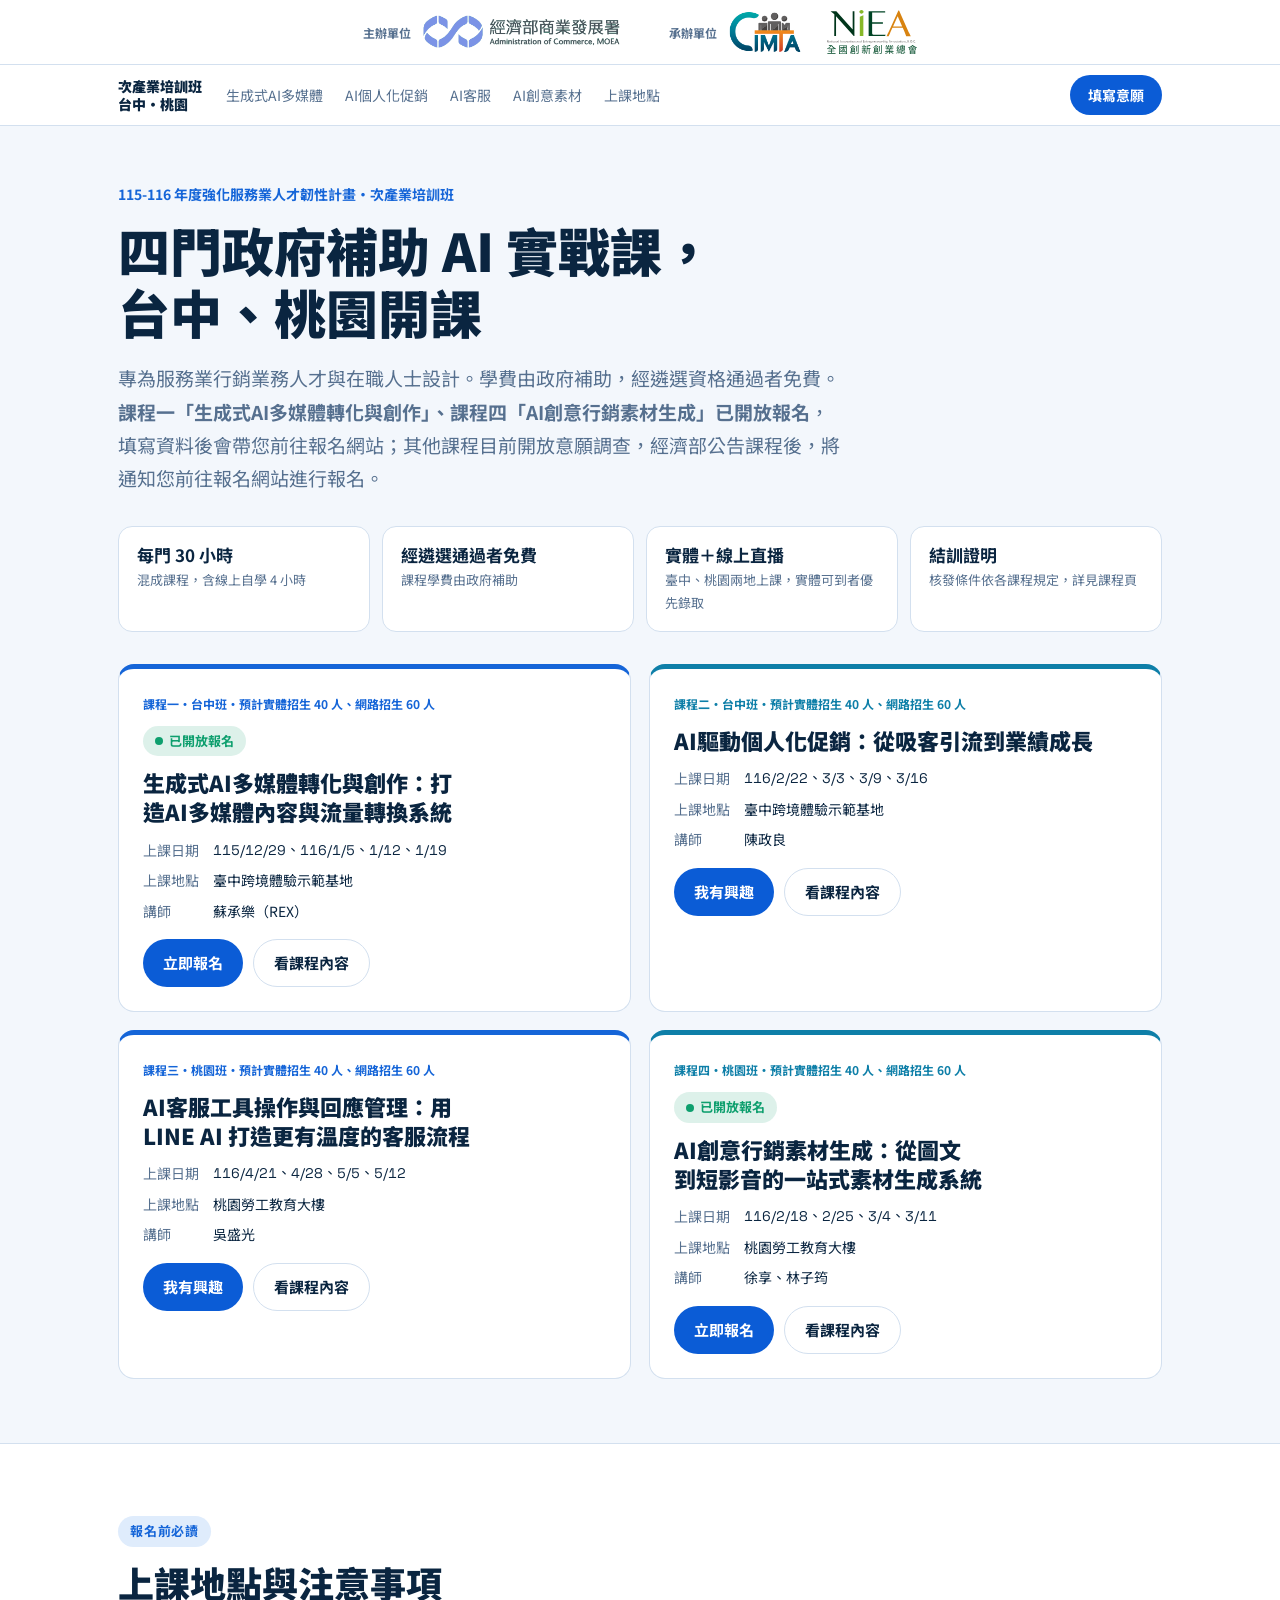
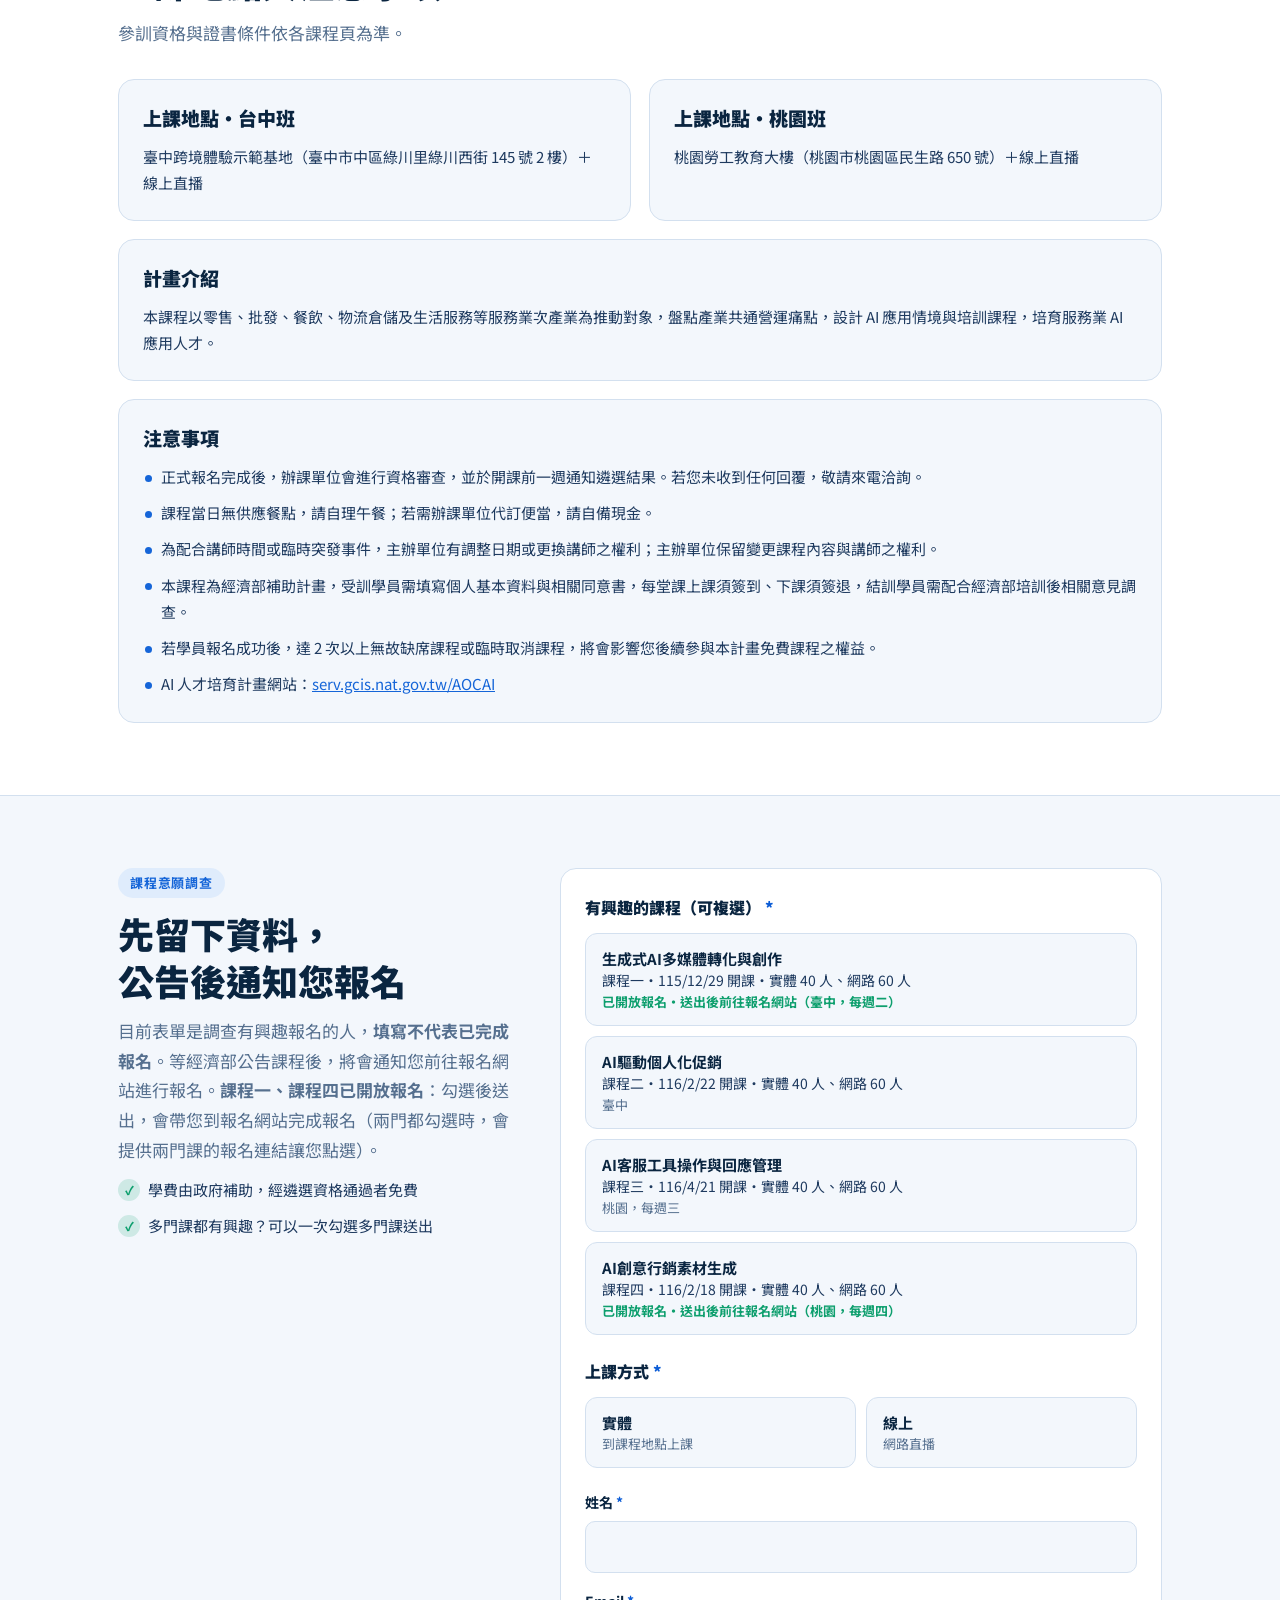
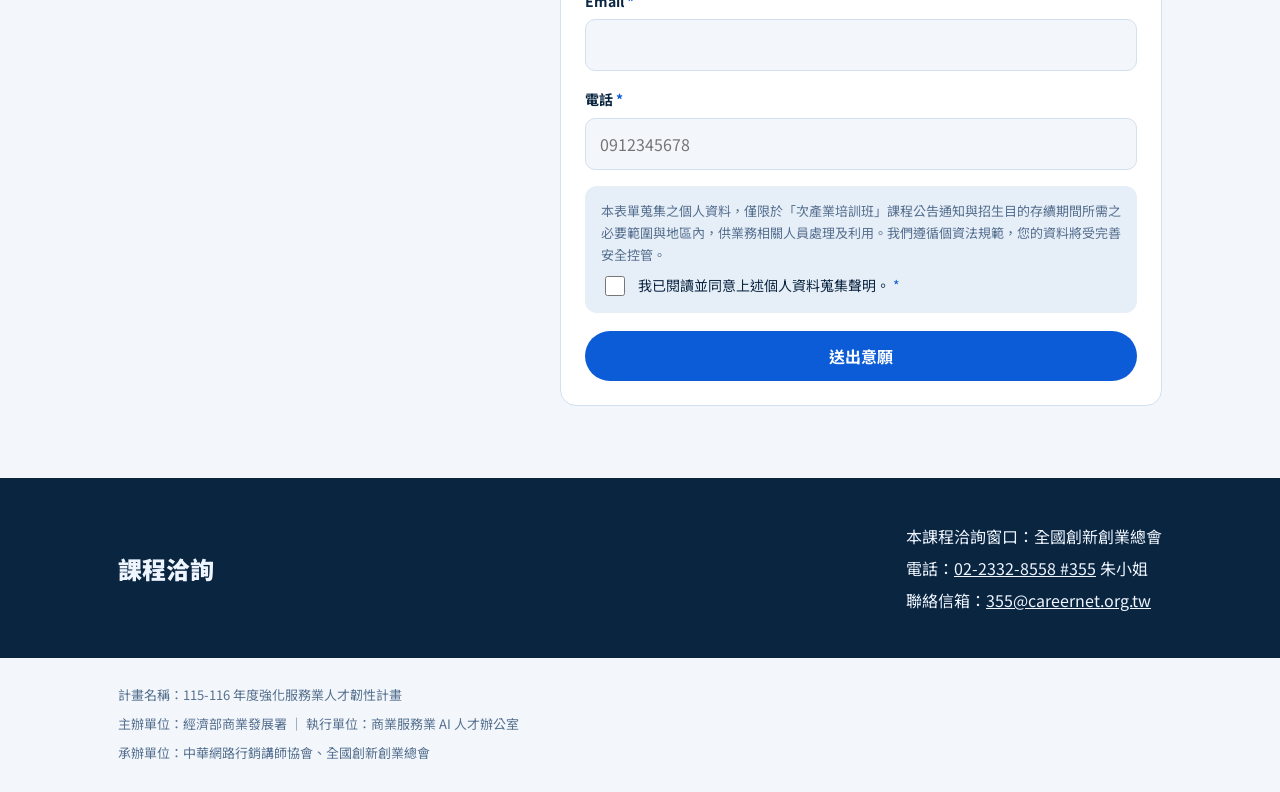
<file: index.html>
<!doctype html>
<html lang="zh-Hant-TW">
<head>
<meta charset="utf-8">
<meta name="viewport" content="width=device-width,initial-scale=1">
<title>次產業培訓班｜政府補助 AI 實戰課程意願調查</title>
<meta name="description" content="115-116 年度強化服務業人才韌性計畫次產業培訓班，台中、桃園共四門 AI 實戰課，每門 30 小時，學費由政府補助，經遴選資格通過者免費。目前開放意願調查。">
<link rel="canonical" href="https://netideatw.github.io/ai-course/">
<meta property="og:title" content="次產業培訓班｜政府補助 AI 實戰課程意願調查">
<meta property="og:description" content="115-116 年度強化服務業人才韌性計畫次產業培訓班，台中、桃園共四門 AI 實戰課，每門 30 小時，學費由政府補助，經遴選資格通過者免費。目前開放意願調查。">
<meta property="og:type" content="website">
<meta property="og:url" content="https://netideatw.github.io/ai-course/">
<meta property="og:locale" content="zh_TW">
<link rel="preconnect" href="https://fonts.googleapis.com">
<link rel="preconnect" href="https://fonts.gstatic.com" crossorigin>
<link rel="stylesheet" href="https://fonts.googleapis.com/css2?family=Noto+Sans+TC:wght@400;500;700;900&family=Space+Grotesk:wght@500;700&display=swap">
<link rel="stylesheet" href="assets/site.css?v=2">
</head>
<body>

<div class="logobar"><div class="wrap">
  <div class="org"><span>主辦單位</span><img class="lg-moea" src="assets/moea-logo.gif" alt="經濟部商業發展署 Administration of Commerce, MOEA" width="1476" height="266"></div>
  <div class="org"><span>承辦單位</span><div class="lgs"><img class="lg-cimta" src="assets/logo-cimta.png?v=2" alt="中華網路行銷講師協會 CIMTA" width="142" height="82"><img class="lg-niea" src="assets/logo-niea.svg" alt="全國創新創業總會 National Innovation and Entrepreneurship Association" width="140" height="68"></div></div>
</div></div>

<nav class="nav" aria-label="頁面導覽">
  <div class="wrap">
    <a class="brand" href="index.html">次產業培訓班<br>台中・桃園</a>
    <div class="links">
      <a href="course-genai.html">生成式AI多媒體</a>
      <a href="course-promo.html">AI個人化促銷</a>
      <a href="course-line.html">AI客服</a>
      <a href="course-creative.html">AI創意素材</a>
      <a href="index.html#notes">上課地點</a>
    </div>
    <a class="btn hot" href="#apply">填寫意願</a>
  </div>
</nav>

<header class="hero" id="top">
  <div class="wrap">
    <p class="plan">115-116 年度強化服務業人才韌性計畫・次產業培訓班</p>
    <h1>四門政府補助 AI 實戰課，<br>台中、桃園開課</h1>
    <p class="sub">專為服務業行銷業務人才與在職人士設計。學費由政府補助，經遴選資格通過者免費。<b>課程一「生成式AI多媒體轉化與創作」、課程四「AI創意行銷素材生成」已開放報名</b>，填寫資料後會帶您前往報名網站；其他課程目前開放意願調查，經濟部公告課程後，將通知您前往報名網站進行報名。</p>
    <div class="facts">
      <div class="fact"><b>每門 30 小時</b><span>混成課程，含線上自學 4 小時</span></div>
      <div class="fact"><b>經遴選通過者免費</b><span>課程學費由政府補助</span></div>
      <div class="fact"><b>實體＋線上直播</b><span>臺中、桃園兩地上課，實體可到者優先錄取</span></div>
      <div class="fact"><b>結訓證明</b><span>核發條件依各課程規定，詳見課程頁</span></div>
    </div>
    <div class="picks">
      <article class="pick-card" data-course-card="生成式AI多媒體轉化與創作">
        <span class="tag">課程一・台中班・預計實體招生 40 人、網路招生 60 人</span>
        <span class="open-badge" data-open-badge="生成式AI多媒體轉化與創作">已開放報名</span>
        <h2>生成式AI多媒體轉化與創作：打造AI多媒體內容與流量轉換系統</h2>
        <dl>
          <dt>上課日期</dt><dd class="num">115/12/29、116/1/5、1/12、1/19</dd>
          <dt>上課地點</dt><dd>臺中跨境體驗示範基地</dd>
          <dt>講師</dt><dd>蘇承樂（REX）</dd>
        </dl>
        <p class="full" hidden>已額滿，意願調查已截止</p>
        <div class="acts"><a class="btn hot" href="#apply" data-pick="生成式AI多媒體轉化與創作">立即報名</a><a class="btn ghost" href="course-genai.html">看課程內容</a></div>
      </article>
      <article class="pick-card c2" data-course-card="AI驅動個人化促銷">
        <span class="tag">課程二・台中班・預計實體招生 40 人、網路招生 60 人</span>
        <h2>AI驅動個人化促銷：從吸客引流到業績成長</h2>
        <dl>
          <dt>上課日期</dt><dd class="num">116/2/22、3/3、3/9、3/16</dd>
          <dt>上課地點</dt><dd>臺中跨境體驗示範基地</dd>
          <dt>講師</dt><dd>陳政良</dd>
        </dl>
        <p class="full" hidden>已額滿，意願調查已截止</p>
        <div class="acts"><a class="btn hot" href="#apply" data-pick="AI驅動個人化促銷">我有興趣</a><a class="btn ghost" href="course-promo.html">看課程內容</a></div>
      </article>
      <article class="pick-card" data-course-card="AI客服工具操作與回應管理">
        <span class="tag">課程三・桃園班・預計實體招生 40 人、網路招生 60 人</span>
        <h2>AI客服工具操作與回應管理：用 LINE AI 打造更有溫度的客服流程</h2>
        <dl>
          <dt>上課日期</dt><dd class="num">116/4/21、4/28、5/5、5/12</dd>
          <dt>上課地點</dt><dd>桃園勞工教育大樓</dd>
          <dt>講師</dt><dd>吳盛光</dd>
        </dl>
        <p class="full" hidden>已額滿，意願調查已截止</p>
        <div class="acts"><a class="btn hot" href="#apply" data-pick="AI客服工具操作與回應管理">我有興趣</a><a class="btn ghost" href="course-line.html">看課程內容</a></div>
      </article>
      <article class="pick-card c2" data-course-card="AI創意行銷素材生成">
        <span class="tag">課程四・桃園班・預計實體招生 40 人、網路招生 60 人</span>
        <span class="open-badge" data-open-badge="AI創意行銷素材生成">已開放報名</span>
        <h2>AI創意行銷素材生成：從圖文到短影音的一站式素材生成系統</h2>
        <dl>
          <dt>上課日期</dt><dd class="num">116/2/18、2/25、3/4、3/11</dd>
          <dt>上課地點</dt><dd>桃園勞工教育大樓</dd>
          <dt>講師</dt><dd>徐享、林子筠</dd>
        </dl>
        <p class="full" hidden>已額滿，意願調查已截止</p>
        <div class="acts"><a class="btn hot" href="#apply" data-pick="AI創意行銷素材生成">立即報名</a><a class="btn ghost" href="course-creative.html">看課程內容</a></div>
      </article>
    </div>
  </div>
</header>

<section class="band alt" id="notes">
  <div class="wrap">
    <div class="head"><span class="kicker">報名前必讀</span><h2>上課地點與注意事項</h2><p class="lede">參訓資格與證書條件依各課程頁為準。</p></div>
    <div class="info">
      <div class="card">
        <h3>上課地點・台中班</h3>
        <p style="font-size:15px">臺中跨境體驗示範基地（臺中市中區綠川里綠川西街 145 號 2 樓）＋線上直播</p>
      </div>
      <div class="card">
        <h3>上課地點・桃園班</h3>
        <p style="font-size:15px">桃園勞工教育大樓（桃園市桃園區民生路 650 號）＋線上直播</p>
      </div>
      <div class="card wide">
        <h3>計畫介紹</h3>
        <p style="font-size:15px">本課程以零售、批發、餐飲、物流倉儲及生活服務等服務業次產業為推動對象，盤點產業共通營運痛點，設計 AI 應用情境與培訓課程，培育服務業 AI 應用人才。</p>
      </div>
      <div class="card wide">
        <h3>注意事項</h3>
        <ul class="dot">
          <li>正式報名完成後，辦課單位會進行資格審查，並於開課前一週通知遴選結果。若您未收到任何回覆，敬請來電洽詢。</li>
          <li>課程當日無供應餐點，請自理午餐；若需辦課單位代訂便當，請自備現金。</li>
          <li>為配合講師時間或臨時突發事件，主辦單位有調整日期或更換講師之權利；主辦單位保留變更課程內容與講師之權利。</li>
          <li>本課程為經濟部補助計畫，受訓學員需填寫個人基本資料與相關同意書，每堂課上課須簽到、下課須簽退，結訓學員需配合經濟部培訓後相關意見調查。</li>
          <li>若學員報名成功後，達 2 次以上無故缺席課程或臨時取消課程，將會影響您後續參與本計畫免費課程之權益。</li>
          <li>AI 人才培育計畫網站：<a href="https://serv.gcis.nat.gov.tw/AOCAI/" target="_blank" rel="noopener">serv.gcis.nat.gov.tw/AOCAI</a></li>
        </ul>
      </div>
    </div>
  </div>
</section>

<section class="band" id="apply">
  <div class="wrap apply">
    <div class="head">
      <span class="kicker">課程意願調查</span>
      <h2>先留下資料，<br>公告後通知您報名</h2>
      <p class="lede">目前表單是調查有興趣報名的人，<b>填寫不代表已完成報名</b>。等經濟部公告課程後，將會通知您前往報名網站進行報名。<b>課程一、課程四已開放報名</b>：勾選後送出，會帶您到報名網站完成報名（兩門都勾選時，會提供兩門課的報名連結讓您點選）。</p>
      <ul class="goals">
        <li>學費由政府補助，經遴選資格通過者免費</li>
        <li>多門課都有興趣？可以一次勾選多門課送出</li>
      </ul>
    </div>
    <div class="card reg" id="regCard">
      <form id="regForm" novalidate>
        <fieldset>
          <legend>有興趣的課程（可複選） <i>*</i></legend>
          <div class="pick">
            <label><input type="checkbox" name="batch" value="生成式AI多媒體轉化與創作"><span><b>生成式AI多媒體轉化與創作</b>課程一・115/12/29 開課・實體 40 人、網路 60 人<small class="st open">已開放報名・送出後前往報名網站（臺中，每週二）</small></span></label>
            <label><input type="checkbox" name="batch" value="AI驅動個人化促銷"><span><b>AI驅動個人化促銷</b>課程二・116/2/22 開課・實體 40 人、網路 60 人<small class="st">臺中</small></span></label>
            <label><input type="checkbox" name="batch" value="AI客服工具操作與回應管理"><span><b>AI客服工具操作與回應管理</b>課程三・116/4/21 開課・實體 40 人、網路 60 人<small class="st">桃園，每週三</small></span></label>
            <label><input type="checkbox" name="batch" value="AI創意行銷素材生成"><span><b>AI創意行銷素材生成</b>課程四・116/2/18 開課・實體 40 人、網路 60 人<small class="st open">已開放報名・送出後前往報名網站（桃園，每週四）</small></span></label>
          </div>
          <small data-err="batch"></small>
        </fieldset>
        <fieldset>
          <legend>上課方式 <i>*</i></legend>
          <div class="pick two">
            <label><input type="radio" name="mode" value="實體"><span><b>實體</b><small>到課程地點上課</small></span></label>
            <label><input type="radio" name="mode" value="線上"><span><b>線上</b><small>網路直播</small></span></label>
          </div>
          <small data-err="mode"></small>
        </fieldset>
        <div class="fld"><label for="f-name">姓名 <i>*</i></label><input id="f-name" name="name" autocomplete="name" maxlength="30"><small data-err="name"></small></div>
        <div class="fld"><label for="f-email">Email <i>*</i></label><input id="f-email" name="email" type="email" autocomplete="email" maxlength="80"><small data-err="email"></small></div>
        <div class="fld"><label for="f-phone">電話 <i>*</i></label><input id="f-phone" name="phone" type="tel" inputmode="tel" autocomplete="tel" placeholder="0912345678" maxlength="20"><small data-err="phone"></small></div>
        <div class="pdpa">
          <p>本表單蒐集之個人資料，僅限於「次產業培訓班」課程公告通知與招生目的存續期間所需之必要範圍與地區內，供業務相關人員處理及利用。我們遵循個資法規範，您的資料將受完善安全控管。</p>
          <label><input type="checkbox" name="agree"><span>我已閱讀並同意上述個人資料蒐集聲明。 <i>*</i></span></label>
          <small data-err="agree"></small>
        </div>
        <input type="hidden" name="ref">
        <button class="btn hot" type="submit">送出意願</button>
      </form>
    </div>
  </div>
</section>

<section class="band dark" id="contact" style="padding-block:44px">
  <div class="wrap contact">
    <h2 style="font-size:24px">課程洽詢</h2>
    <div class="row">
      <span>本課程洽詢窗口：全國創新創業總會</span>
      <span>電話：<a href="tel:+886223328558,355">02-2332-8558 #355</a> 朱小姐</span>
      <span>聯絡信箱：<a href="mailto:355@careernet.org.tw">355@careernet.org.tw</a></span>
    </div>
  </div>
</section>

<footer>
  <div class="wrap">
    <span>計畫名稱：115-116 年度強化服務業人才韌性計畫</span>
    <span>主辦單位：經濟部商業發展署 ｜ 執行單位：<a href="admin.html" rel="nofollow">商業服務業 AI 人才辦公室</a></span>
    <span>承辦單位：中華網路行銷講師協會、全國創新創業總會</span>
  </div>
</footer>

<div class="mbar"><span><b>經遴選通過者免費</b>・每門 30 小時</span><a class="btn hot" href="#apply">填寫意願</a></div>

<script src="assets/site.js?v=8"></script>
<script src="assets/regdb.js?v=8"></script>
</body>
</html>
</file>
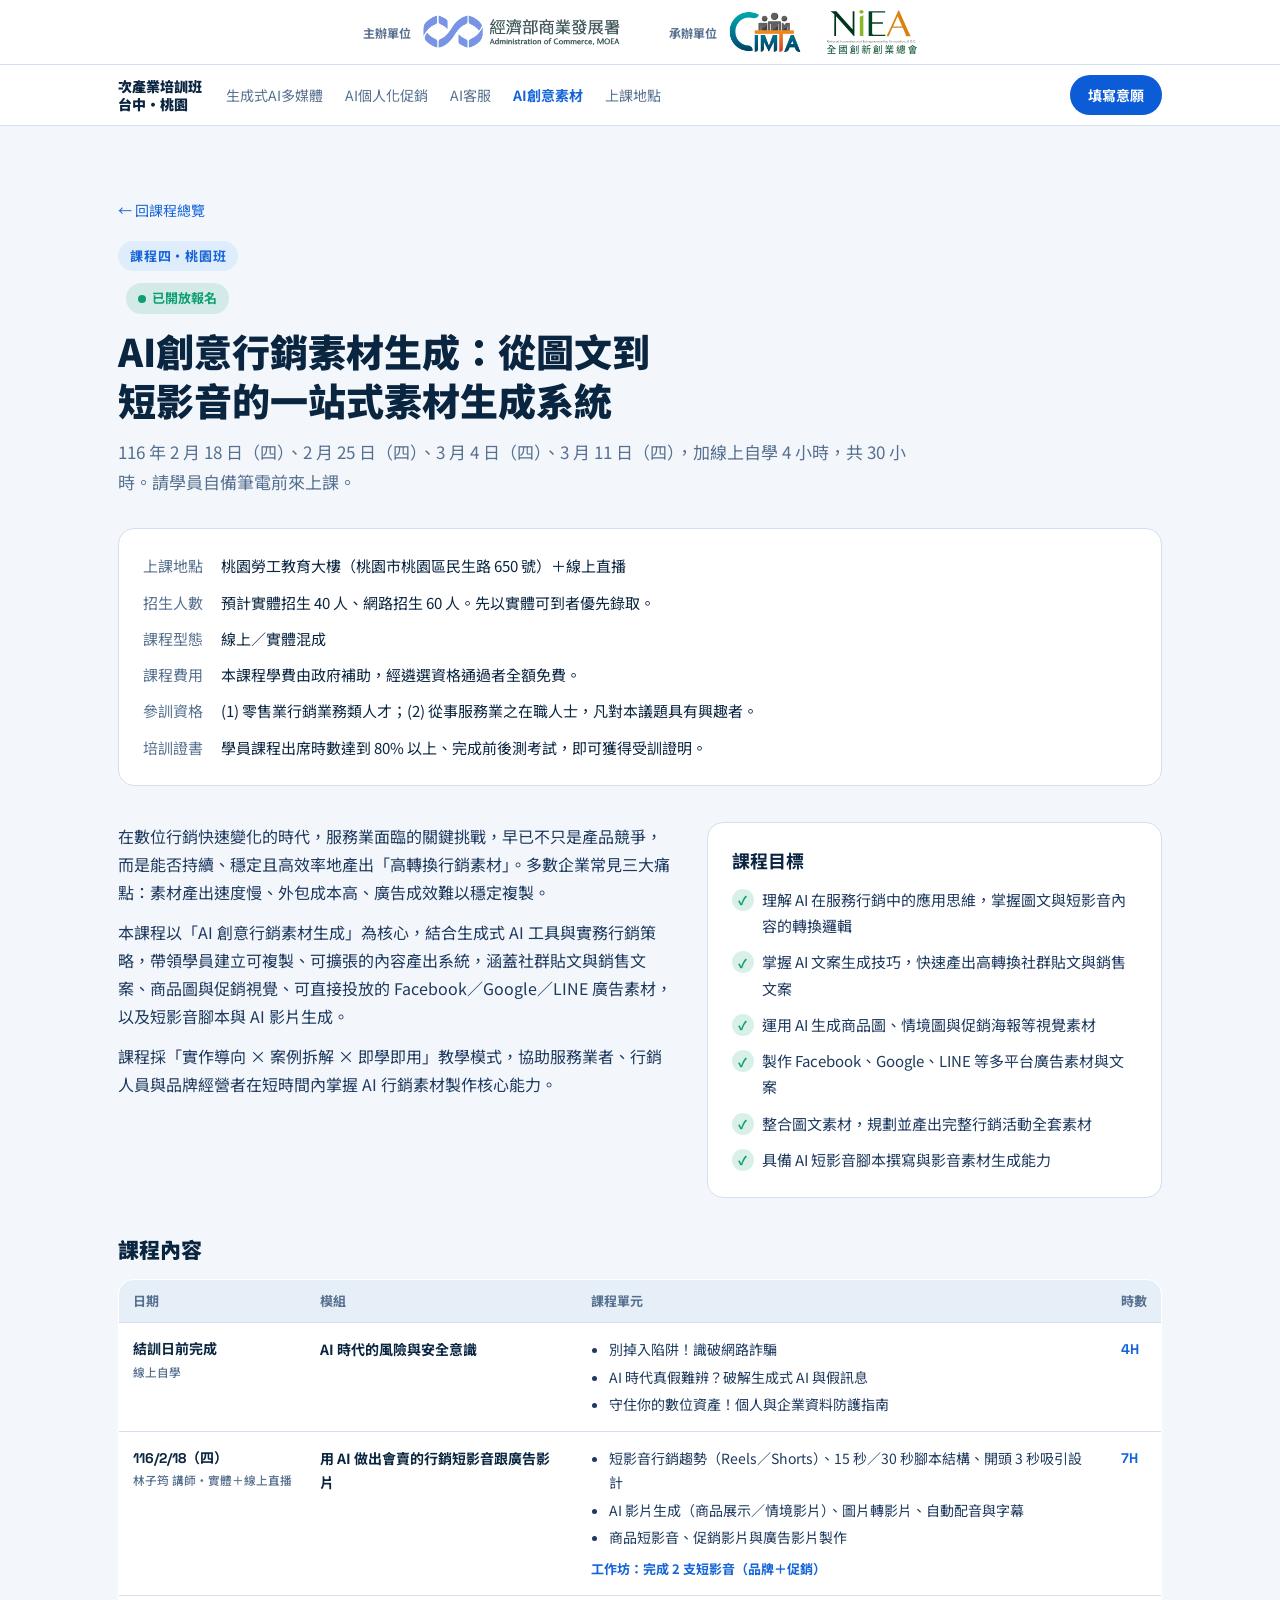
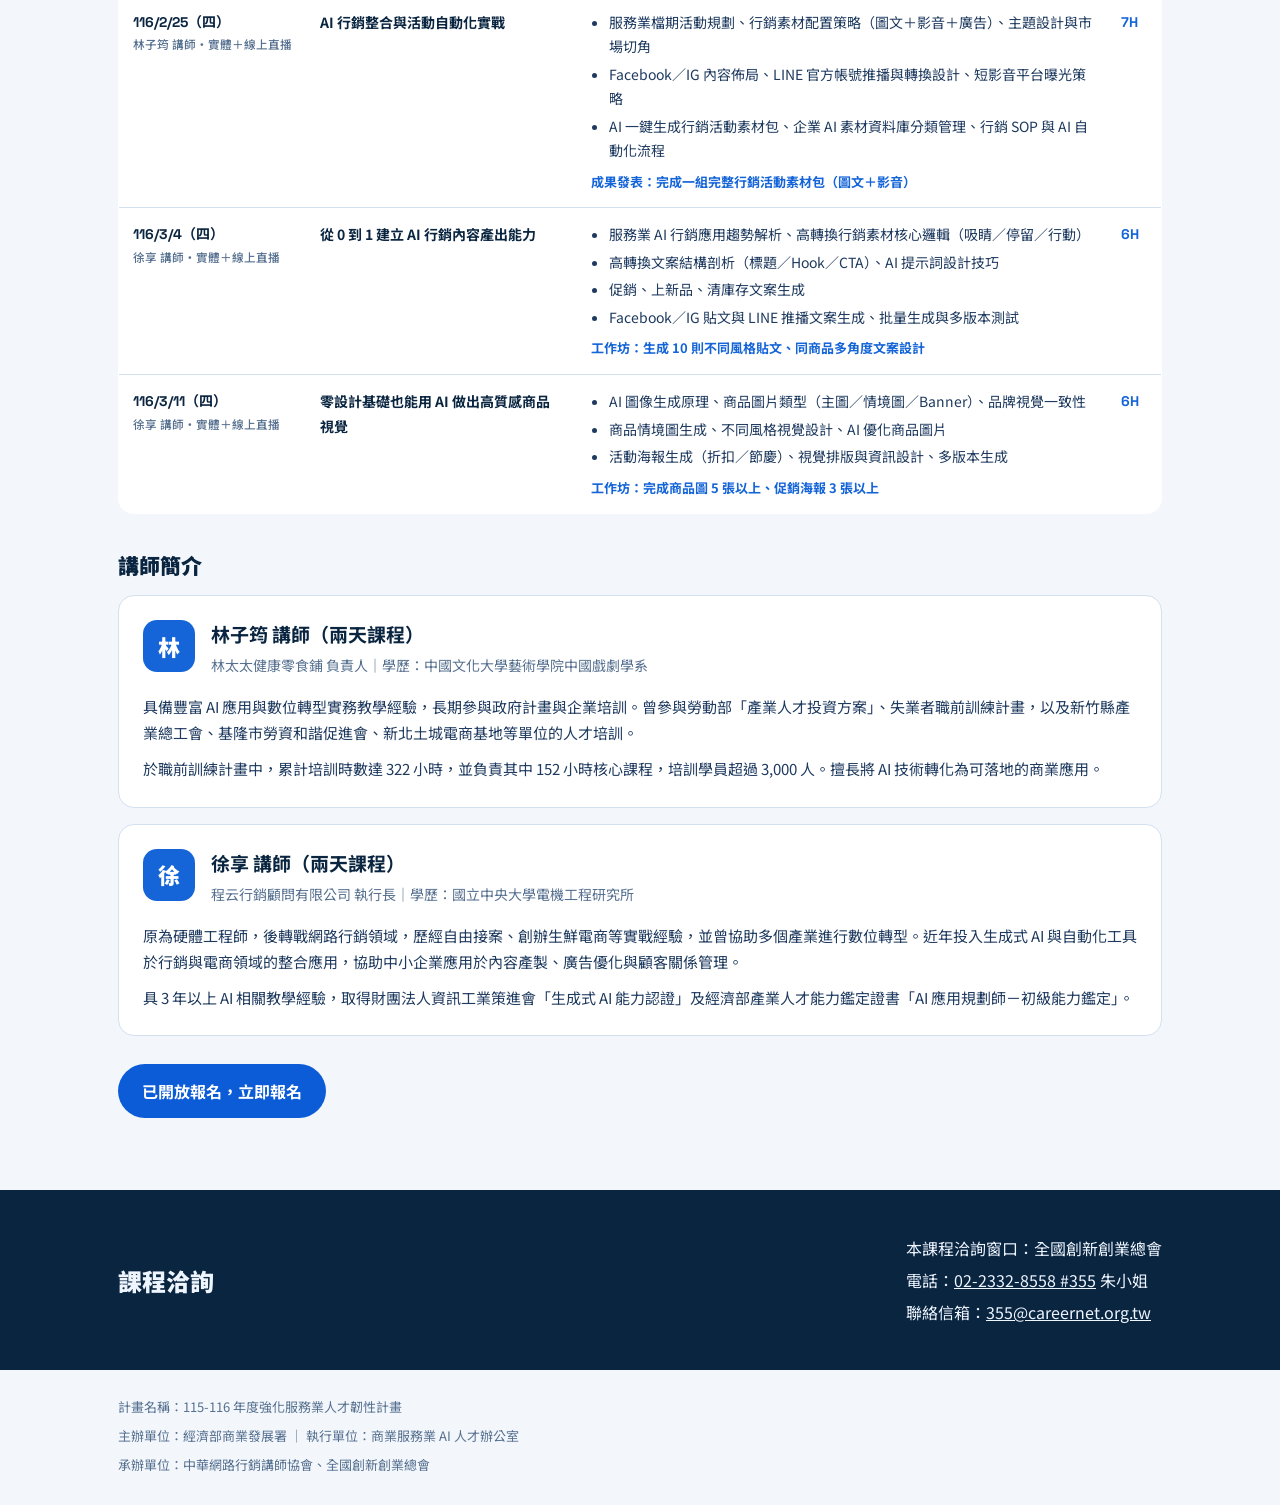
<file: course-creative.html>
<!doctype html>
<html lang="zh-Hant-TW">
<head>
<meta charset="utf-8">
<meta name="viewport" content="width=device-width,initial-scale=1">
<title>AI創意行銷素材生成：從圖文到短影音的一站式素材生成系統｜次產業培訓班</title>
<meta name="description" content="AI創意行銷素材生成：從圖文到短影音的一站式素材生成系統。30 小時實體＋線上直播課程，已開放報名。">
<link rel="canonical" href="https://netideatw.github.io/ai-course/course-creative.html">
<meta property="og:title" content="AI創意行銷素材生成：從圖文到短影音的一站式素材生成系統｜次產業培訓班">
<meta property="og:description" content="AI創意行銷素材生成：從圖文到短影音的一站式素材生成系統。30 小時實體＋線上直播課程，已開放報名。">
<meta property="og:type" content="website">
<meta property="og:url" content="https://netideatw.github.io/ai-course/course-creative.html">
<meta property="og:locale" content="zh_TW">
<link rel="preconnect" href="https://fonts.googleapis.com">
<link rel="preconnect" href="https://fonts.gstatic.com" crossorigin>
<link rel="stylesheet" href="https://fonts.googleapis.com/css2?family=Noto+Sans+TC:wght@400;500;700;900&family=Space+Grotesk:wght@500;700&display=swap">
<link rel="stylesheet" href="assets/site.css?v=2">
</head>
<body>

<div class="logobar"><div class="wrap">
  <div class="org"><span>主辦單位</span><img class="lg-moea" src="assets/moea-logo.gif" alt="經濟部商業發展署 Administration of Commerce, MOEA" width="1476" height="266"></div>
  <div class="org"><span>承辦單位</span><div class="lgs"><img class="lg-cimta" src="assets/logo-cimta.png?v=2" alt="中華網路行銷講師協會 CIMTA" width="142" height="82"><img class="lg-niea" src="assets/logo-niea.svg" alt="全國創新創業總會 National Innovation and Entrepreneurship Association" width="140" height="68"></div></div>
</div></div>

<nav class="nav" aria-label="頁面導覽">
  <div class="wrap">
    <a class="brand" href="index.html">次產業培訓班<br>台中・桃園</a>
    <div class="links">
      <a href="course-genai.html">生成式AI多媒體</a>
      <a href="course-promo.html">AI個人化促銷</a>
      <a href="course-line.html">AI客服</a>
      <a href="course-creative.html" aria-current="page">AI創意素材</a>
      <a href="index.html#notes">上課地點</a>
    </div>
    <a class="btn hot" href="index.html?course=creative#apply">填寫意願</a>
  </div>
</nav>

<section class="band" id="course">
  <div class="wrap">
    <p class="crumb"><a href="index.html">← 回課程總覽</a></p>
    <div class="head">
      <span class="kicker">課程四・桃園班</span><span class="open-badge" data-open-badge="AI創意行銷素材生成">已開放報名</span>
      <h1>AI創意行銷素材生成：從圖文到短影音的一站式素材生成系統</h1>
      <p class="lede">116 年 2 月 18 日（四）、2 月 25 日（四）、3 月 4 日（四）、3 月 11 日（四），加線上自學 4 小時，共 30 小時。請學員自備筆電前來上課。</p>
    </div>
    <div class="card info-card"><dl><dt>上課地點</dt><dd>桃園勞工教育大樓（桃園市桃園區民生路 650 號）＋線上直播</dd><dt>招生人數</dt><dd>預計實體招生 40 人、網路招生 60 人。先以實體可到者優先錄取。</dd><dt>課程型態</dt><dd>線上／實體混成</dd><dt>課程費用</dt><dd>本課程學費由政府補助，經遴選資格通過者全額免費。</dd><dt>參訓資格</dt><dd>(1) 零售業行銷業務類人才；(2) 從事服務業之在職人士，凡對本議題具有興趣者。</dd><dt>培訓證書</dt><dd>學員課程出席時數達到 80% 以上、完成前後測考試，即可獲得受訓證明。</dd></dl></div>
    <div class="intro">
      <div>
        <p>在數位行銷快速變化的時代，服務業面臨的關鍵挑戰，早已不只是產品競爭，而是能否持續、穩定且高效率地產出「高轉換行銷素材」。多數企業常見三大痛點：素材產出速度慢、外包成本高、廣告成效難以穩定複製。</p>
        <p>本課程以「AI 創意行銷素材生成」為核心，結合生成式 AI 工具與實務行銷策略，帶領學員建立可複製、可擴張的內容產出系統，涵蓋社群貼文與銷售文案、商品圖與促銷視覺、可直接投放的 Facebook／Google／LINE 廣告素材，以及短影音腳本與 AI 影片生成。</p>
        <p>課程採「實作導向 × 案例拆解 × 即學即用」教學模式，協助服務業者、行銷人員與品牌經營者在短時間內掌握 AI 行銷素材製作核心能力。</p>
      </div>
      <div class="card"><h3>課程目標</h3><ul class="goals"><li>理解 AI 在服務行銷中的應用思維，掌握圖文與短影音內容的轉換邏輯</li><li>掌握 AI 文案生成技巧，快速產出高轉換社群貼文與銷售文案</li><li>運用 AI 生成商品圖、情境圖與促銷海報等視覺素材</li><li>製作 Facebook、Google、LINE 等多平台廣告素材與文案</li><li>整合圖文素材，規劃並產出完整行銷活動全套素材</li><li>具備 AI 短影音腳本撰寫與影音素材生成能力</li></ul></div>
    </div>

    <h3 class="sub-h">課程內容</h3>
    <table class="sched">
      <thead><tr><th>日期</th><th>模組</th><th>課程單元</th><th>時數</th></tr></thead>
      <tbody>
        <tr><td class="d">結訓日前完成<small>線上自學</small></td><td class="m">AI 時代的風險與安全意識</td><td><ul><li>別掉入陷阱！識破網路詐騙</li><li>AI 時代真假難辨？破解生成式 AI 與假訊息</li><li>守住你的數位資產！個人與企業資料防護指南</li></ul></td><td class="h">4H</td></tr>
        <tr><td class="d">116/2/18（四）<small>林子筠 講師・實體＋線上直播</small></td><td class="m">用 AI 做出會賣的行銷短影音跟廣告影片</td><td><ul><li>短影音行銷趨勢（Reels／Shorts）、15 秒／30 秒腳本結構、開頭 3 秒吸引設計</li><li>AI 影片生成（商品展示／情境影片）、圖片轉影片、自動配音與字幕</li><li>商品短影音、促銷影片與廣告影片製作</li></ul><span class="out">工作坊：完成 2 支短影音（品牌＋促銷）</span></td><td class="h">7H</td></tr>
        <tr><td class="d">116/2/25（四）<small>林子筠 講師・實體＋線上直播</small></td><td class="m">AI 行銷整合與活動自動化實戰</td><td><ul><li>服務業檔期活動規劃、行銷素材配置策略（圖文＋影音＋廣告）、主題設計與市場切角</li><li>Facebook／IG 內容佈局、LINE 官方帳號推播與轉換設計、短影音平台曝光策略</li><li>AI 一鍵生成行銷活動素材包、企業 AI 素材資料庫分類管理、行銷 SOP 與 AI 自動化流程</li></ul><span class="out">成果發表：完成一組完整行銷活動素材包（圖文＋影音）</span></td><td class="h">7H</td></tr>
        <tr><td class="d">116/3/4（四）<small>徐享 講師・實體＋線上直播</small></td><td class="m">從 0 到 1 建立 AI 行銷內容產出能力</td><td><ul><li>服務業 AI 行銷應用趨勢解析、高轉換行銷素材核心邏輯（吸睛／停留／行動）</li><li>高轉換文案結構剖析（標題／Hook／CTA）、AI 提示詞設計技巧</li><li>促銷、上新品、清庫存文案生成</li><li>Facebook／IG 貼文與 LINE 推播文案生成、批量生成與多版本測試</li></ul><span class="out">工作坊：生成 10 則不同風格貼文、同商品多角度文案設計</span></td><td class="h">6H</td></tr>
        <tr><td class="d">116/3/11（四）<small>徐享 講師・實體＋線上直播</small></td><td class="m">零設計基礎也能用 AI 做出高質感商品視覺</td><td><ul><li>AI 圖像生成原理、商品圖片類型（主圖／情境圖／Banner）、品牌視覺一致性</li><li>商品情境圖生成、不同風格視覺設計、AI 優化商品圖片</li><li>活動海報生成（折扣／節慶）、視覺排版與資訊設計、多版本生成</li></ul><span class="out">工作坊：完成商品圖 5 張以上、促銷海報 3 張以上</span></td><td class="h">6H</td></tr>
      </tbody>
    </table>

    <h3 class="sub-h">講師簡介</h3>
    <div class="teachers">
      <div class="card teacher">
        <span class="av" aria-hidden="true">林</span>
        <h3>林子筠 講師（兩天課程）</h3>
        <p class="role">林太太健康零食鋪 負責人｜學歷：中國文化大學藝術學院中國戲劇學系</p>
        <div class="bio">
          <p>具備豐富 AI 應用與數位轉型實務教學經驗，長期參與政府計畫與企業培訓。曾參與勞動部「產業人才投資方案」、失業者職前訓練計畫，以及新竹縣產業總工會、基隆市勞資和諧促進會、新北土城電商基地等單位的人才培訓。</p>
          <p>於職前訓練計畫中，累計培訓時數達 322 小時，並負責其中 152 小時核心課程，培訓學員超過 3,000 人。擅長將 AI 技術轉化為可落地的商業應用。</p>
        </div>
      </div>
      <div class="card teacher">
        <span class="av" aria-hidden="true">徐</span>
        <h3>徐享 講師（兩天課程）</h3>
        <p class="role">程云行銷顧問有限公司 執行長｜學歷：國立中央大學電機工程研究所</p>
        <div class="bio">
          <p>原為硬體工程師，後轉戰網路行銷領域，歷經自由接案、創辦生鮮電商等實戰經驗，並曾協助多個產業進行數位轉型。近年投入生成式 AI 與自動化工具於行銷與電商領域的整合應用，協助中小企業應用於內容產製、廣告優化與顧客關係管理。</p>
          <p>具 3 年以上 AI 相關教學經驗，取得財團法人資訊工業策進會「生成式 AI 能力認證」及經濟部產業人才能力鑑定證書「AI 應用規劃師－初級能力鑑定」。</p>
        </div>
      </div>
    </div>
    <p style="margin-top:28px"><a class="btn hot" href="index.html?course=creative#apply" data-pick="AI創意行銷素材生成">已開放報名，立即報名</a></p>
  </div>
</section>

<section class="band dark" id="contact" style="padding-block:44px">
  <div class="wrap contact">
    <h2 style="font-size:24px">課程洽詢</h2>
    <div class="row">
      <span>本課程洽詢窗口：全國創新創業總會</span>
      <span>電話：<a href="tel:+886223328558,355">02-2332-8558 #355</a> 朱小姐</span>
      <span>聯絡信箱：<a href="mailto:355@careernet.org.tw">355@careernet.org.tw</a></span>
    </div>
  </div>
</section>

<footer>
  <div class="wrap">
    <span>計畫名稱：115-116 年度強化服務業人才韌性計畫</span>
    <span>主辦單位：經濟部商業發展署 ｜ 執行單位：<a href="admin.html" rel="nofollow">商業服務業 AI 人才辦公室</a></span>
    <span>承辦單位：中華網路行銷講師協會、全國創新創業總會</span>
  </div>
</footer>

<div class="mbar"><span><b>經遴選通過者免費</b>・每門 30 小時</span><a class="btn hot" href="index.html?course=creative#apply">填寫意願</a></div>

<script src="assets/site.js?v=8"></script>
<script src="assets/regdb.js?v=8"></script>
</body>
</html>
</file>
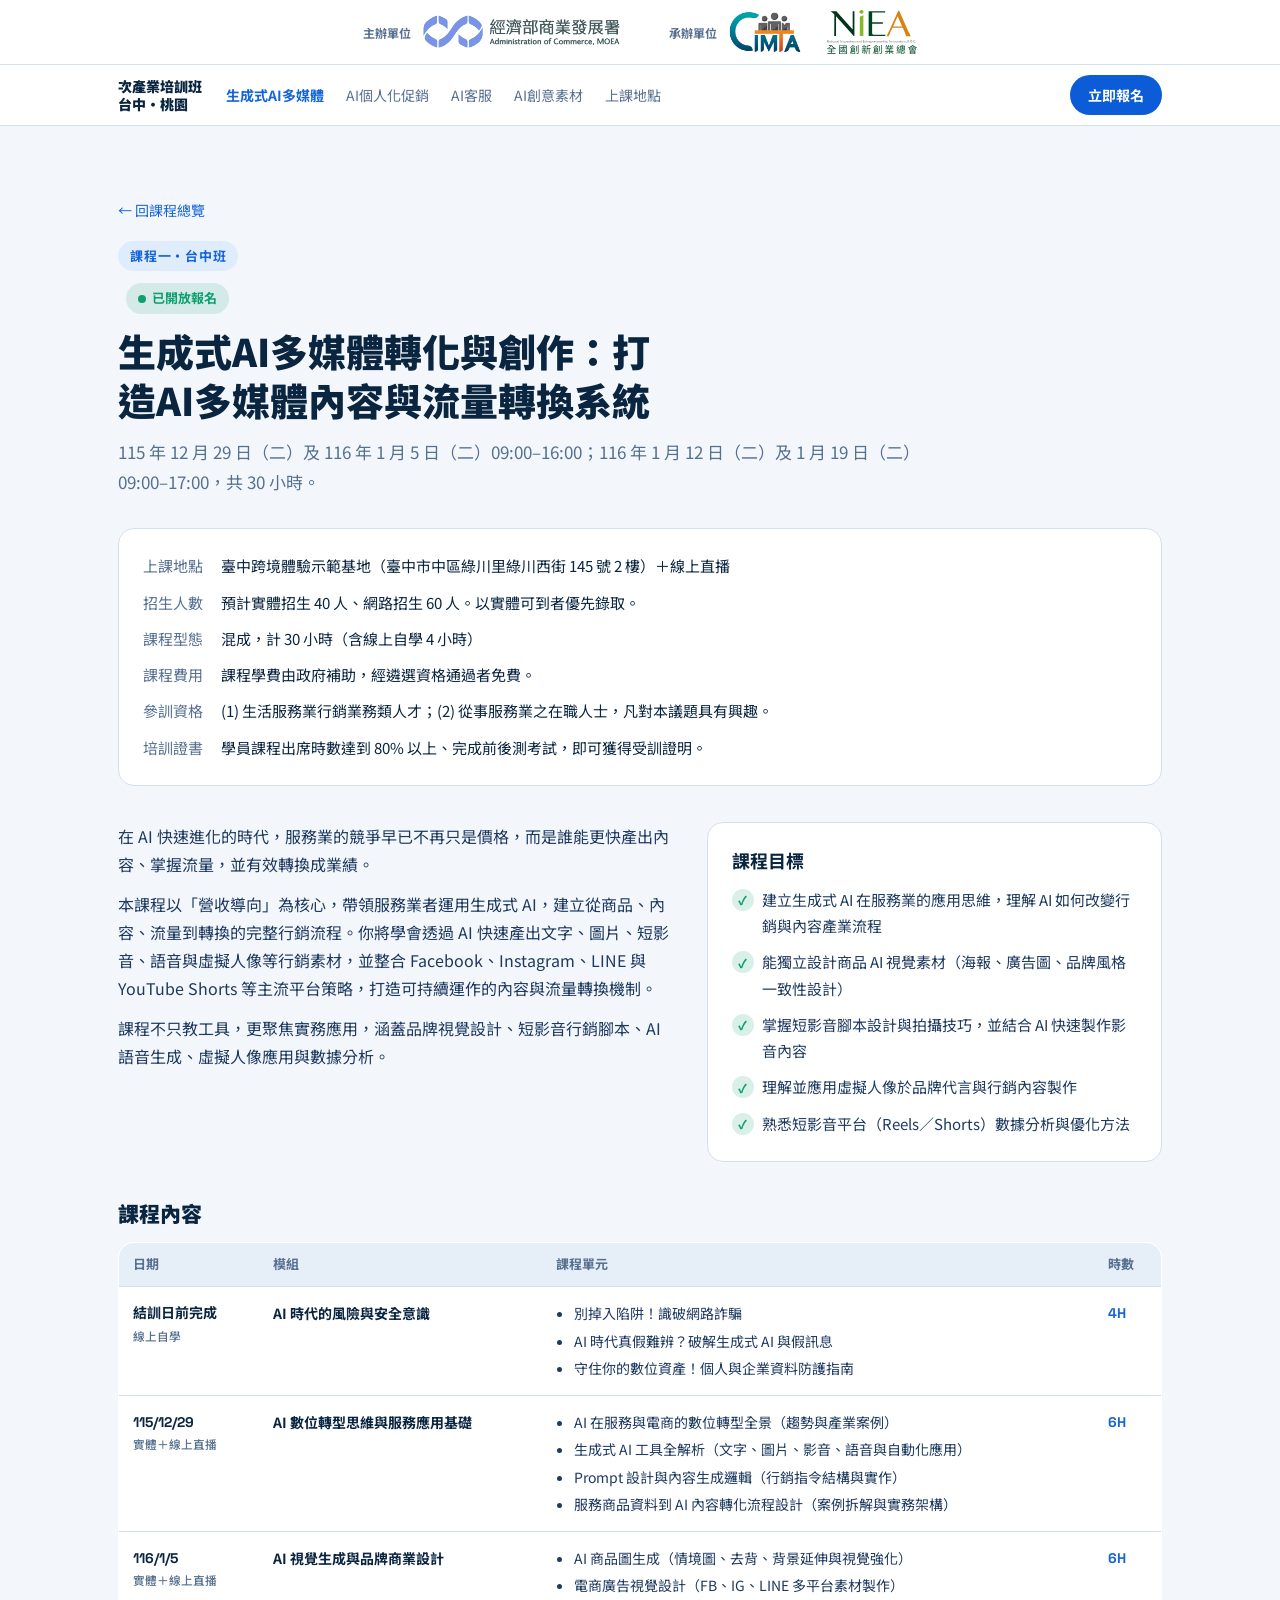
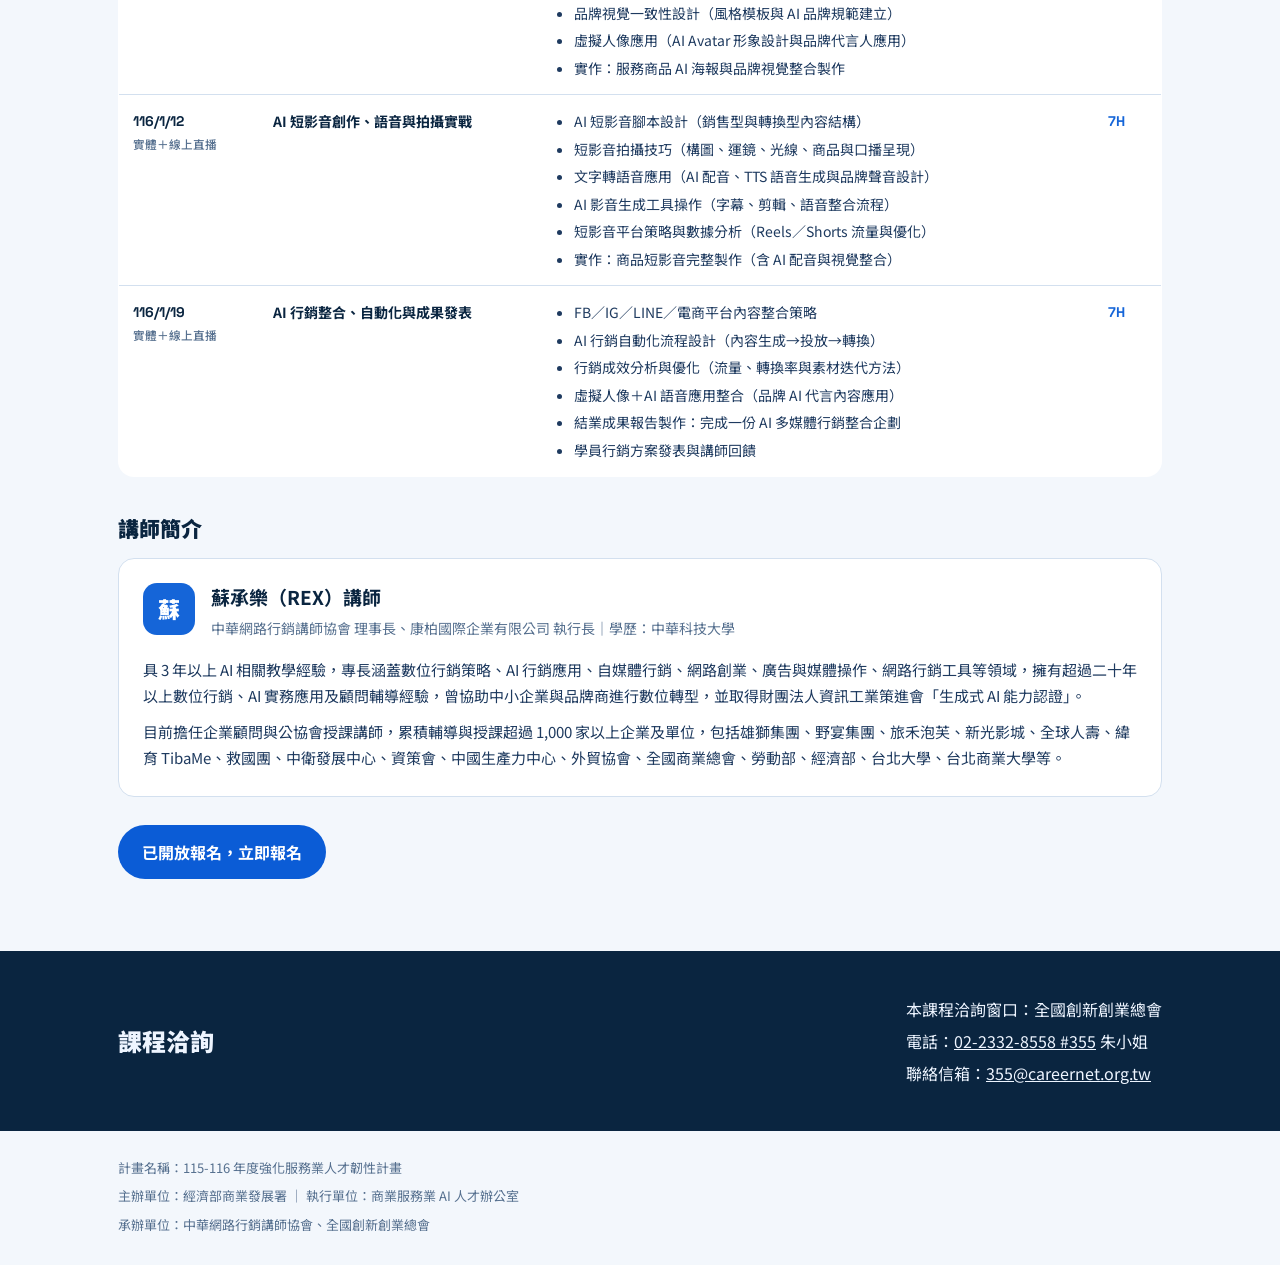
<file: course-genai.html>
<!doctype html>
<html lang="zh-Hant-TW">
<head>
<meta charset="utf-8">
<meta name="viewport" content="width=device-width,initial-scale=1">
<title>生成式AI多媒體轉化與創作：打造AI多媒體內容與流量轉換系統｜次產業培訓班</title>
<meta name="description" content="生成式AI多媒體轉化與創作：打造AI多媒體內容與流量轉換系統。30 小時實體＋線上直播課程，已開放報名。">
<link rel="canonical" href="https://netideatw.github.io/ai-course/course-genai.html">
<meta property="og:title" content="生成式AI多媒體轉化與創作：打造AI多媒體內容與流量轉換系統｜次產業培訓班">
<meta property="og:description" content="生成式AI多媒體轉化與創作：打造AI多媒體內容與流量轉換系統。30 小時實體＋線上直播課程，已開放報名。">
<meta property="og:type" content="website">
<meta property="og:url" content="https://netideatw.github.io/ai-course/course-genai.html">
<meta property="og:locale" content="zh_TW">
<link rel="preconnect" href="https://fonts.googleapis.com">
<link rel="preconnect" href="https://fonts.gstatic.com" crossorigin>
<link rel="stylesheet" href="https://fonts.googleapis.com/css2?family=Noto+Sans+TC:wght@400;500;700;900&family=Space+Grotesk:wght@500;700&display=swap">
<link rel="stylesheet" href="assets/site.css?v=2">
</head>
<body>

<div class="logobar"><div class="wrap">
  <div class="org"><span>主辦單位</span><img class="lg-moea" src="assets/moea-logo.gif" alt="經濟部商業發展署 Administration of Commerce, MOEA" width="1476" height="266"></div>
  <div class="org"><span>承辦單位</span><div class="lgs"><img class="lg-cimta" src="assets/logo-cimta.png?v=2" alt="中華網路行銷講師協會 CIMTA" width="142" height="82"><img class="lg-niea" src="assets/logo-niea.svg" alt="全國創新創業總會 National Innovation and Entrepreneurship Association" width="140" height="68"></div></div>
</div></div>

<nav class="nav" aria-label="頁面導覽">
  <div class="wrap">
    <a class="brand" href="index.html">次產業培訓班<br>台中・桃園</a>
    <div class="links">
      <a href="course-genai.html" aria-current="page">生成式AI多媒體</a>
      <a href="course-promo.html">AI個人化促銷</a>
      <a href="course-line.html">AI客服</a>
      <a href="course-creative.html">AI創意素材</a>
      <a href="index.html#notes">上課地點</a>
    </div>
    <a class="btn hot" href="index.html?course=genai#apply">立即報名</a>
  </div>
</nav>

<section class="band" id="course">
  <div class="wrap">
    <p class="crumb"><a href="index.html">← 回課程總覽</a></p>
    <div class="head">
      <span class="kicker">課程一・台中班</span><span class="open-badge" data-open-badge="生成式AI多媒體轉化與創作">已開放報名</span>
      <h1>生成式AI多媒體轉化與創作：打造AI多媒體內容與流量轉換系統</h1>
      <p class="lede">115 年 12 月 29 日（二）及 116 年 1 月 5 日（二）09:00–16:00；116 年 1 月 12 日（二）及 1 月 19 日（二）09:00–17:00，共 30 小時。</p>
    </div>
    <div class="card info-card"><dl><dt>上課地點</dt><dd>臺中跨境體驗示範基地（臺中市中區綠川里綠川西街 145 號 2 樓）＋線上直播</dd><dt>招生人數</dt><dd>預計實體招生 40 人、網路招生 60 人。以實體可到者優先錄取。</dd><dt>課程型態</dt><dd>混成，計 30 小時（含線上自學 4 小時）</dd><dt>課程費用</dt><dd>課程學費由政府補助，經遴選資格通過者免費。</dd><dt>參訓資格</dt><dd>(1) 生活服務業行銷業務類人才；(2) 從事服務業之在職人士，凡對本議題具有興趣。</dd><dt>培訓證書</dt><dd>學員課程出席時數達到 80% 以上、完成前後測考試，即可獲得受訓證明。</dd></dl></div>
    <div class="intro">
      <div>
        <p>在 AI 快速進化的時代，服務業的競爭早已不再只是價格，而是誰能更快產出內容、掌握流量，並有效轉換成業績。</p>
        <p>本課程以「營收導向」為核心，帶領服務業者運用生成式 AI，建立從商品、內容、流量到轉換的完整行銷流程。你將學會透過 AI 快速產出文字、圖片、短影音、語音與虛擬人像等行銷素材，並整合 Facebook、Instagram、LINE 與 YouTube Shorts 等主流平台策略，打造可持續運作的內容與流量轉換機制。</p>
        <p>課程不只教工具，更聚焦實務應用，涵蓋品牌視覺設計、短影音行銷腳本、AI 語音生成、虛擬人像應用與數據分析。</p>
      </div>
      <div class="card">
        <h3>課程目標</h3>
        <ul class="goals">
          <li>建立生成式 AI 在服務業的應用思維，理解 AI 如何改變行銷與內容產業流程</li>
          <li>能獨立設計商品 AI 視覺素材（海報、廣告圖、品牌風格一致性設計）</li>
          <li>掌握短影音腳本設計與拍攝技巧，並結合 AI 快速製作影音內容</li>
          <li>理解並應用虛擬人像於品牌代言與行銷內容製作</li>
          <li>熟悉短影音平台（Reels／Shorts）數據分析與優化方法</li>
        </ul>
      </div>
    </div>

    <h3 class="sub-h">課程內容</h3>
    <table class="sched">
      <thead><tr><th>日期</th><th>模組</th><th>課程單元</th><th>時數</th></tr></thead>
      <tbody>
        <tr><td class="d">結訓日前完成<small>線上自學</small></td><td class="m">AI 時代的風險與安全意識</td><td><ul><li>別掉入陷阱！識破網路詐騙</li><li>AI 時代真假難辨？破解生成式 AI 與假訊息</li><li>守住你的數位資產！個人與企業資料防護指南</li></ul></td><td class="h">4H</td></tr>
        <tr><td class="d">115/12/29<small>實體＋線上直播</small></td><td class="m">AI 數位轉型思維與服務應用基礎</td><td><ul><li>AI 在服務與電商的數位轉型全景（趨勢與產業案例）</li><li>生成式 AI 工具全解析（文字、圖片、影音、語音與自動化應用）</li><li>Prompt 設計與內容生成邏輯（行銷指令結構與實作）</li><li>服務商品資料到 AI 內容轉化流程設計（案例拆解與實務架構）</li></ul></td><td class="h">6H</td></tr>
        <tr><td class="d">116/1/5<small>實體＋線上直播</small></td><td class="m">AI 視覺生成與品牌商業設計</td><td><ul><li>AI 商品圖生成（情境圖、去背、背景延伸與視覺強化）</li><li>電商廣告視覺設計（FB、IG、LINE 多平台素材製作）</li><li>品牌視覺一致性設計（風格模板與 AI 品牌規範建立）</li><li>虛擬人像應用（AI Avatar 形象設計與品牌代言人應用）</li><li>實作：服務商品 AI 海報與品牌視覺整合製作</li></ul></td><td class="h">6H</td></tr>
        <tr><td class="d">116/1/12<small>實體＋線上直播</small></td><td class="m">AI 短影音創作、語音與拍攝實戰</td><td><ul><li>AI 短影音腳本設計（銷售型與轉換型內容結構）</li><li>短影音拍攝技巧（構圖、運鏡、光線、商品與口播呈現）</li><li>文字轉語音應用（AI 配音、TTS 語音生成與品牌聲音設計）</li><li>AI 影音生成工具操作（字幕、剪輯、語音整合流程）</li><li>短影音平台策略與數據分析（Reels／Shorts 流量與優化）</li><li>實作：商品短影音完整製作（含 AI 配音與視覺整合）</li></ul></td><td class="h">7H</td></tr>
        <tr><td class="d">116/1/19<small>實體＋線上直播</small></td><td class="m">AI 行銷整合、自動化與成果發表</td><td><ul><li>FB／IG／LINE／電商平台內容整合策略</li><li>AI 行銷自動化流程設計（內容生成→投放→轉換）</li><li>行銷成效分析與優化（流量、轉換率與素材迭代方法）</li><li>虛擬人像＋AI 語音應用整合（品牌 AI 代言內容應用）</li><li>結業成果報告製作：完成一份 AI 多媒體行銷整合企劃</li><li>學員行銷方案發表與講師回饋</li></ul></td><td class="h">7H</td></tr>
      </tbody>
    </table>

    <h3 class="sub-h">講師簡介</h3>
    <div class="card teacher">
      <span class="av" aria-hidden="true">蘇</span>
      <h3>蘇承樂（REX）講師</h3>
      <p class="role">中華網路行銷講師協會 理事長、康柏國際企業有限公司 執行長｜學歷：中華科技大學</p>
      <div class="bio">
        <p>具 3 年以上 AI 相關教學經驗，專長涵蓋數位行銷策略、AI 行銷應用、自媒體行銷、網路創業、廣告與媒體操作、網路行銷工具等領域，擁有超過二十年以上數位行銷、AI 實務應用及顧問輔導經驗，曾協助中小企業與品牌商進行數位轉型，並取得財團法人資訊工業策進會「生成式 AI 能力認證」。</p>
        <p>目前擔任企業顧問與公協會授課講師，累積輔導與授課超過 1,000 家以上企業及單位，包括雄獅集團、野宴集團、旅禾泡芙、新光影城、全球人壽、緯育 TibaMe、救國團、中衛發展中心、資策會、中國生產力中心、外貿協會、全國商業總會、勞動部、經濟部、台北大學、台北商業大學等。</p>
      </div>
    </div>
    <p style="margin-top:28px"><a class="btn hot" href="index.html?course=genai#apply" data-pick="生成式AI多媒體轉化與創作">已開放報名，立即報名</a></p>
  </div>
</section>

<section class="band dark" id="contact" style="padding-block:44px">
  <div class="wrap contact">
    <h2 style="font-size:24px">課程洽詢</h2>
    <div class="row">
      <span>本課程洽詢窗口：全國創新創業總會</span>
      <span>電話：<a href="tel:+886223328558,355">02-2332-8558 #355</a> 朱小姐</span>
      <span>聯絡信箱：<a href="mailto:355@careernet.org.tw">355@careernet.org.tw</a></span>
    </div>
  </div>
</section>

<footer>
  <div class="wrap">
    <span>計畫名稱：115-116 年度強化服務業人才韌性計畫</span>
    <span>主辦單位：經濟部商業發展署 ｜ 執行單位：<a href="admin.html" rel="nofollow">商業服務業 AI 人才辦公室</a></span>
    <span>承辦單位：中華網路行銷講師協會、全國創新創業總會</span>
  </div>
</footer>

<div class="mbar"><span><b>經遴選通過者免費</b>・每門 30 小時</span><a class="btn hot" href="index.html?course=genai#apply">立即報名</a></div>

<script src="assets/site.js?v=8"></script>
<script src="assets/regdb.js?v=8"></script>
</body>
</html>
</file>
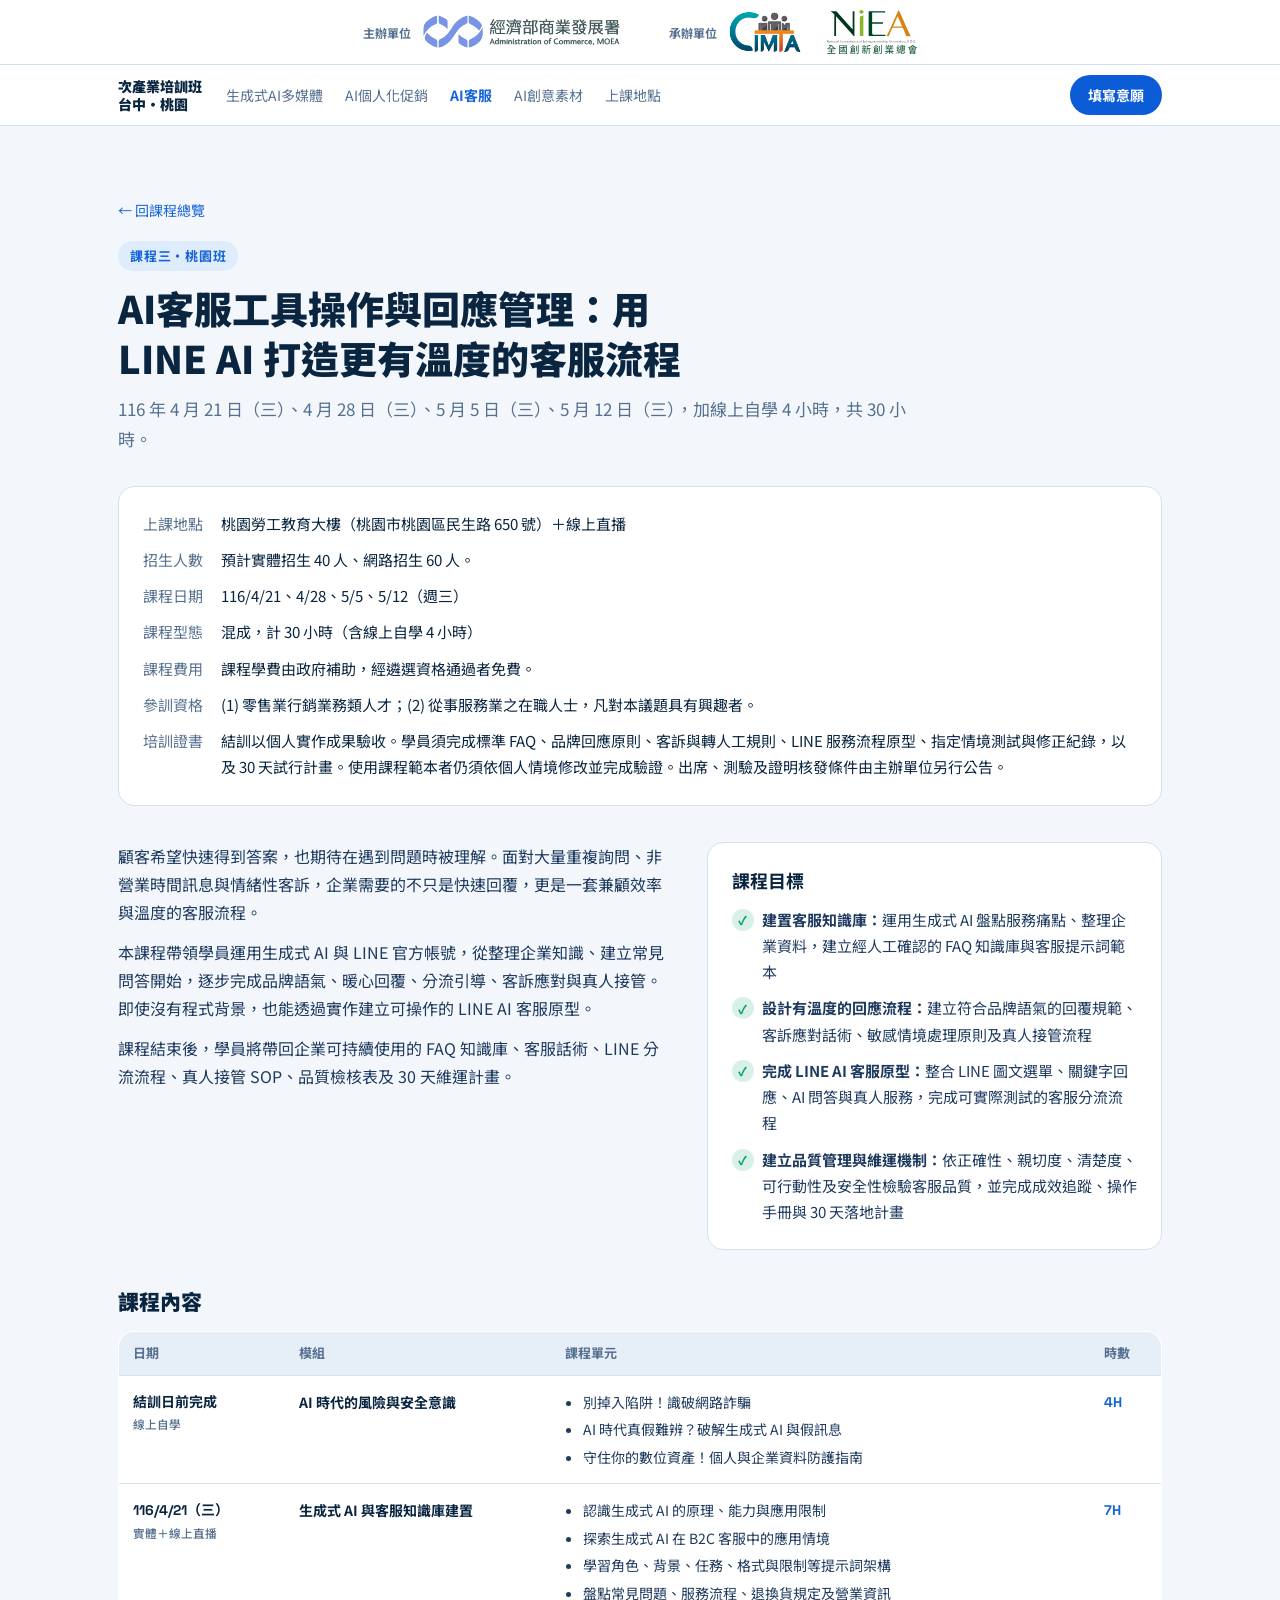
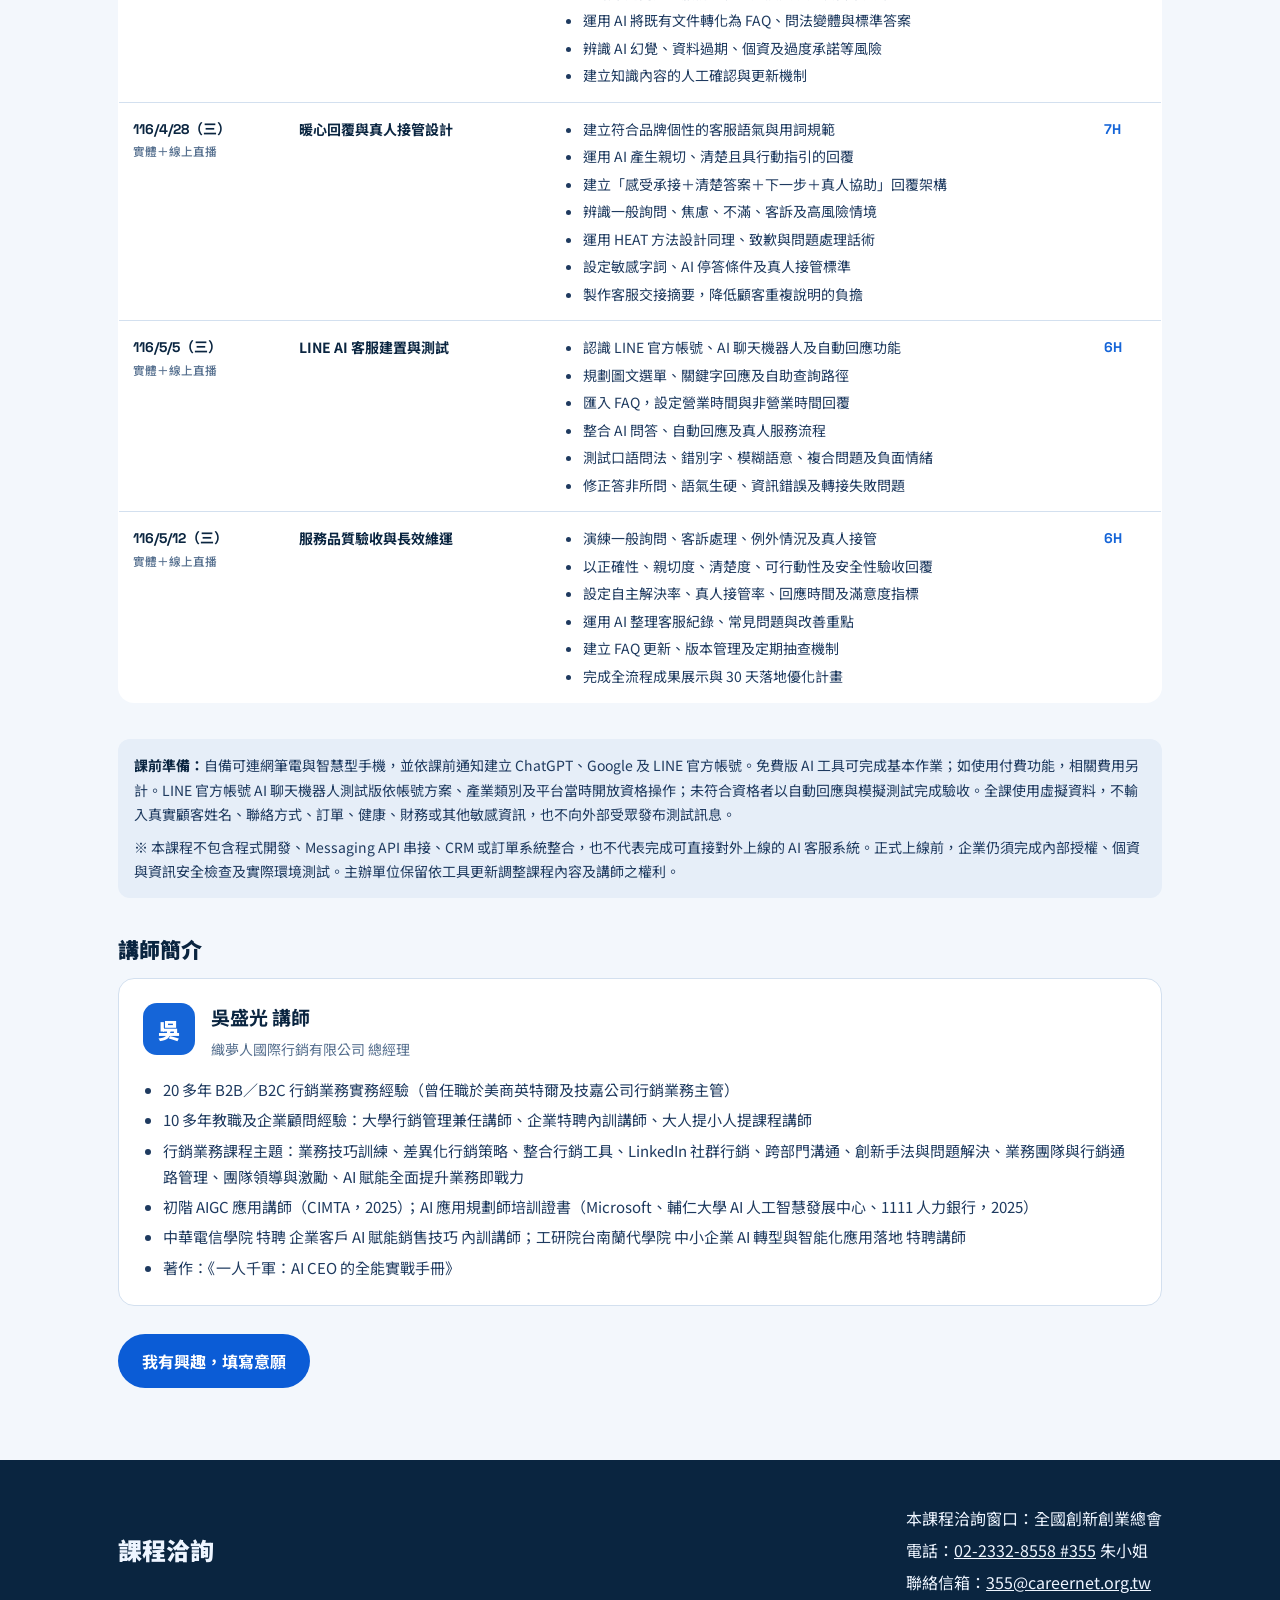
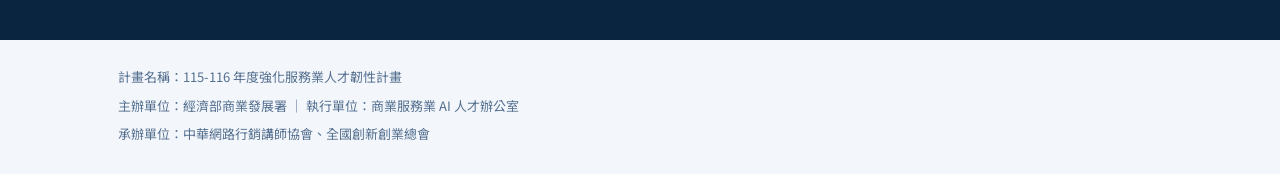
<file: course-line.html>
<!doctype html>
<html lang="zh-Hant-TW">
<head>
<meta charset="utf-8">
<meta name="viewport" content="width=device-width,initial-scale=1">
<title>AI客服工具操作與回應管理：用 LINE AI 打造更有溫度的客服流程｜次產業培訓班</title>
<meta name="description" content="AI客服工具操作與回應管理：用 LINE AI 打造更有溫度的客服流程。30 小時實體＋線上直播課程，目前開放意願調查。">
<link rel="canonical" href="https://netideatw.github.io/ai-course/course-line.html">
<meta property="og:title" content="AI客服工具操作與回應管理：用 LINE AI 打造更有溫度的客服流程｜次產業培訓班">
<meta property="og:description" content="AI客服工具操作與回應管理：用 LINE AI 打造更有溫度的客服流程。30 小時實體＋線上直播課程，目前開放意願調查。">
<meta property="og:type" content="website">
<meta property="og:url" content="https://netideatw.github.io/ai-course/course-line.html">
<meta property="og:locale" content="zh_TW">
<link rel="preconnect" href="https://fonts.googleapis.com">
<link rel="preconnect" href="https://fonts.gstatic.com" crossorigin>
<link rel="stylesheet" href="https://fonts.googleapis.com/css2?family=Noto+Sans+TC:wght@400;500;700;900&family=Space+Grotesk:wght@500;700&display=swap">
<link rel="stylesheet" href="assets/site.css?v=2">
</head>
<body>

<div class="logobar"><div class="wrap">
  <div class="org"><span>主辦單位</span><img class="lg-moea" src="assets/moea-logo.gif" alt="經濟部商業發展署 Administration of Commerce, MOEA" width="1476" height="266"></div>
  <div class="org"><span>承辦單位</span><div class="lgs"><img class="lg-cimta" src="assets/logo-cimta.png?v=2" alt="中華網路行銷講師協會 CIMTA" width="142" height="82"><img class="lg-niea" src="assets/logo-niea.svg" alt="全國創新創業總會 National Innovation and Entrepreneurship Association" width="140" height="68"></div></div>
</div></div>

<nav class="nav" aria-label="頁面導覽">
  <div class="wrap">
    <a class="brand" href="index.html">次產業培訓班<br>台中・桃園</a>
    <div class="links">
      <a href="course-genai.html">生成式AI多媒體</a>
      <a href="course-promo.html">AI個人化促銷</a>
      <a href="course-line.html" aria-current="page">AI客服</a>
      <a href="course-creative.html">AI創意素材</a>
      <a href="index.html#notes">上課地點</a>
    </div>
    <a class="btn hot" href="index.html?course=line#apply">填寫意願</a>
  </div>
</nav>

<section class="band" id="course">
  <div class="wrap">
    <p class="crumb"><a href="index.html">← 回課程總覽</a></p>
    <div class="head">
      <span class="kicker">課程三・桃園班</span>
      <h1>AI客服工具操作與回應管理：用 LINE AI 打造更有溫度的客服流程</h1>
      <p class="lede">116 年 4 月 21 日（三）、4 月 28 日（三）、5 月 5 日（三）、5 月 12 日（三），加線上自學 4 小時，共 30 小時。</p>
    </div>
    <div class="card info-card"><dl><dt>上課地點</dt><dd>桃園勞工教育大樓（桃園市桃園區民生路 650 號）＋線上直播</dd><dt>招生人數</dt><dd>預計實體招生 40 人、網路招生 60 人。</dd><dt>課程日期</dt><dd>116/4/21、4/28、5/5、5/12（週三）</dd><dt>課程型態</dt><dd>混成，計 30 小時（含線上自學 4 小時）</dd><dt>課程費用</dt><dd>課程學費由政府補助，經遴選資格通過者免費。</dd><dt>參訓資格</dt><dd>(1) 零售業行銷業務類人才；(2) 從事服務業之在職人士，凡對本議題具有興趣者。</dd><dt>培訓證書</dt><dd>結訓以個人實作成果驗收。學員須完成標準 FAQ、品牌回應原則、客訴與轉人工規則、LINE 服務流程原型、指定情境測試與修正紀錄，以及 30 天試行計畫。使用課程範本者仍須依個人情境修改並完成驗證。出席、測驗及證明核發條件由主辦單位另行公告。</dd></dl></div>
    <div class="intro">
      <div>
        <p>顧客希望快速得到答案，也期待在遇到問題時被理解。面對大量重複詢問、非營業時間訊息與情緒性客訴，企業需要的不只是快速回覆，更是一套兼顧效率與溫度的客服流程。</p>
        <p>本課程帶領學員運用生成式 AI 與 LINE 官方帳號，從整理企業知識、建立常見問答開始，逐步完成品牌語氣、暖心回覆、分流引導、客訴應對與真人接管。即使沒有程式背景，也能透過實作建立可操作的 LINE AI 客服原型。</p>
        <p>課程結束後，學員將帶回企業可持續使用的 FAQ 知識庫、客服話術、LINE 分流流程、真人接管 SOP、品質檢核表及 30 天維運計畫。</p>
      </div>
      <div class="card"><h3>課程目標</h3><ul class="goals"><li><b>建置客服知識庫：</b>運用生成式 AI 盤點服務痛點、整理企業資料，建立經人工確認的 FAQ 知識庫與客服提示詞範本</li><li><b>設計有溫度的回應流程：</b>建立符合品牌語氣的回覆規範、客訴應對話術、敏感情境處理原則及真人接管流程</li><li><b>完成 LINE AI 客服原型：</b>整合 LINE 圖文選單、關鍵字回應、AI 問答與真人服務，完成可實際測試的客服分流流程</li><li><b>建立品質管理與維運機制：</b>依正確性、親切度、清楚度、可行動性及安全性檢驗客服品質，並完成成效追蹤、操作手冊與 30 天落地計畫</li></ul></div>
    </div>

    <h3 class="sub-h">課程內容</h3>
    <table class="sched">
      <thead><tr><th>日期</th><th>模組</th><th>課程單元</th><th>時數</th></tr></thead>
      <tbody>
        <tr><td class="d">結訓日前完成<small>線上自學</small></td><td class="m">AI 時代的風險與安全意識</td><td><ul><li>別掉入陷阱！識破網路詐騙</li><li>AI 時代真假難辨？破解生成式 AI 與假訊息</li><li>守住你的數位資產！個人與企業資料防護指南</li></ul></td><td class="h">4H</td></tr>
        <tr><td class="d">116/4/21（三）<small>實體＋線上直播</small></td><td class="m">生成式 AI 與客服知識庫建置</td><td><ul><li>認識生成式 AI 的原理、能力與應用限制</li><li>探索生成式 AI 在 B2C 客服中的應用情境</li><li>學習角色、背景、任務、格式與限制等提示詞架構</li><li>盤點常見問題、服務流程、退換貨規定及營業資訊</li><li>運用 AI 將既有文件轉化為 FAQ、問法變體與標準答案</li><li>辨識 AI 幻覺、資料過期、個資及過度承諾等風險</li><li>建立知識內容的人工確認與更新機制</li></ul></td><td class="h">7H</td></tr>
        <tr><td class="d">116/4/28（三）<small>實體＋線上直播</small></td><td class="m">暖心回覆與真人接管設計</td><td><ul><li>建立符合品牌個性的客服語氣與用詞規範</li><li>運用 AI 產生親切、清楚且具行動指引的回覆</li><li>建立「感受承接＋清楚答案＋下一步＋真人協助」回覆架構</li><li>辨識一般詢問、焦慮、不滿、客訴及高風險情境</li><li>運用 HEAT 方法設計同理、致歉與問題處理話術</li><li>設定敏感字詞、AI 停答條件及真人接管標準</li><li>製作客服交接摘要，降低顧客重複說明的負擔</li></ul></td><td class="h">7H</td></tr>
        <tr><td class="d">116/5/5（三）<small>實體＋線上直播</small></td><td class="m">LINE AI 客服建置與測試</td><td><ul><li>認識 LINE 官方帳號、AI 聊天機器人及自動回應功能</li><li>規劃圖文選單、關鍵字回應及自助查詢路徑</li><li>匯入 FAQ，設定營業時間與非營業時間回覆</li><li>整合 AI 問答、自動回應及真人服務流程</li><li>測試口語問法、錯別字、模糊語意、複合問題及負面情緒</li><li>修正答非所問、語氣生硬、資訊錯誤及轉接失敗問題</li></ul></td><td class="h">6H</td></tr>
        <tr><td class="d">116/5/12（三）<small>實體＋線上直播</small></td><td class="m">服務品質驗收與長效維運</td><td><ul><li>演練一般詢問、客訴處理、例外情況及真人接管</li><li>以正確性、親切度、清楚度、可行動性及安全性驗收回覆</li><li>設定自主解決率、真人接管率、回應時間及滿意度指標</li><li>運用 AI 整理客服紀錄、常見問題與改善重點</li><li>建立 FAQ 更新、版本管理及定期抽查機制</li><li>完成全流程成果展示與 30 天落地優化計畫</li></ul></td><td class="h">6H</td></tr>
      </tbody>
    </table>

    <div class="prep-note">
      <p><b>課前準備：</b>自備可連網筆電與智慧型手機，並依課前通知建立 ChatGPT、Google 及 LINE 官方帳號。免費版 AI 工具可完成基本作業；如使用付費功能，相關費用另計。LINE 官方帳號 AI 聊天機器人測試版依帳號方案、產業類別及平台當時開放資格操作；未符合資格者以自動回應與模擬測試完成驗收。全課使用虛擬資料，不輸入真實顧客姓名、聯絡方式、訂單、健康、財務或其他敏感資訊，也不向外部受眾發布測試訊息。</p>
      <p>※ 本課程不包含程式開發、Messaging API 串接、CRM 或訂單系統整合，也不代表完成可直接對外上線的 AI 客服系統。正式上線前，企業仍須完成內部授權、個資與資訊安全檢查及實際環境測試。主辦單位保留依工具更新調整課程內容及講師之權利。</p>
    </div>

    <h3 class="sub-h">講師簡介</h3>
    <div class="card teacher">
      <span class="av" aria-hidden="true">吳</span>
      <h3>吳盛光 講師</h3>
      <p class="role">織夢人國際行銷有限公司 總經理</p>
      <div class="bio">
        <ul>
          <li>20 多年 B2B／B2C 行銷業務實務經驗（曾任職於美商英特爾及技嘉公司行銷業務主管）</li>
          <li>10 多年教職及企業顧問經驗：大學行銷管理兼任講師、企業特聘內訓講師、大人提小人提課程講師</li>
          <li>行銷業務課程主題：業務技巧訓練、差異化行銷策略、整合行銷工具、LinkedIn 社群行銷、跨部門溝通、創新手法與問題解決、業務團隊與行銷通路管理、團隊領導與激勵、AI 賦能全面提升業務即戰力</li>
          <li>初階 AIGC 應用講師（CIMTA，2025）；AI 應用規劃師培訓證書（Microsoft、輔仁大學 AI 人工智慧發展中心、1111 人力銀行，2025）</li>
          <li>中華電信學院 特聘 企業客戶 AI 賦能銷售技巧 內訓講師；工研院台南蘭代學院 中小企業 AI 轉型與智能化應用落地 特聘講師</li>
          <li>著作：《一人千軍：AI CEO 的全能實戰手冊》</li>
        </ul>
      </div>
    </div>
    <p style="margin-top:28px"><a class="btn hot" href="index.html?course=line#apply" data-pick="AI客服工具操作與回應管理">我有興趣，填寫意願</a></p>
  </div>
</section>

<section class="band dark" id="contact" style="padding-block:44px">
  <div class="wrap contact">
    <h2 style="font-size:24px">課程洽詢</h2>
    <div class="row">
      <span>本課程洽詢窗口：全國創新創業總會</span>
      <span>電話：<a href="tel:+886223328558,355">02-2332-8558 #355</a> 朱小姐</span>
      <span>聯絡信箱：<a href="mailto:355@careernet.org.tw">355@careernet.org.tw</a></span>
    </div>
  </div>
</section>

<footer>
  <div class="wrap">
    <span>計畫名稱：115-116 年度強化服務業人才韌性計畫</span>
    <span>主辦單位：經濟部商業發展署 ｜ 執行單位：<a href="admin.html" rel="nofollow">商業服務業 AI 人才辦公室</a></span>
    <span>承辦單位：中華網路行銷講師協會、全國創新創業總會</span>
  </div>
</footer>

<div class="mbar"><span><b>經遴選通過者免費</b>・每門 30 小時</span><a class="btn hot" href="index.html?course=line#apply">填寫意願</a></div>

<script src="assets/site.js?v=8"></script>
<script src="assets/regdb.js?v=8"></script>
</body>
</html>
</file>
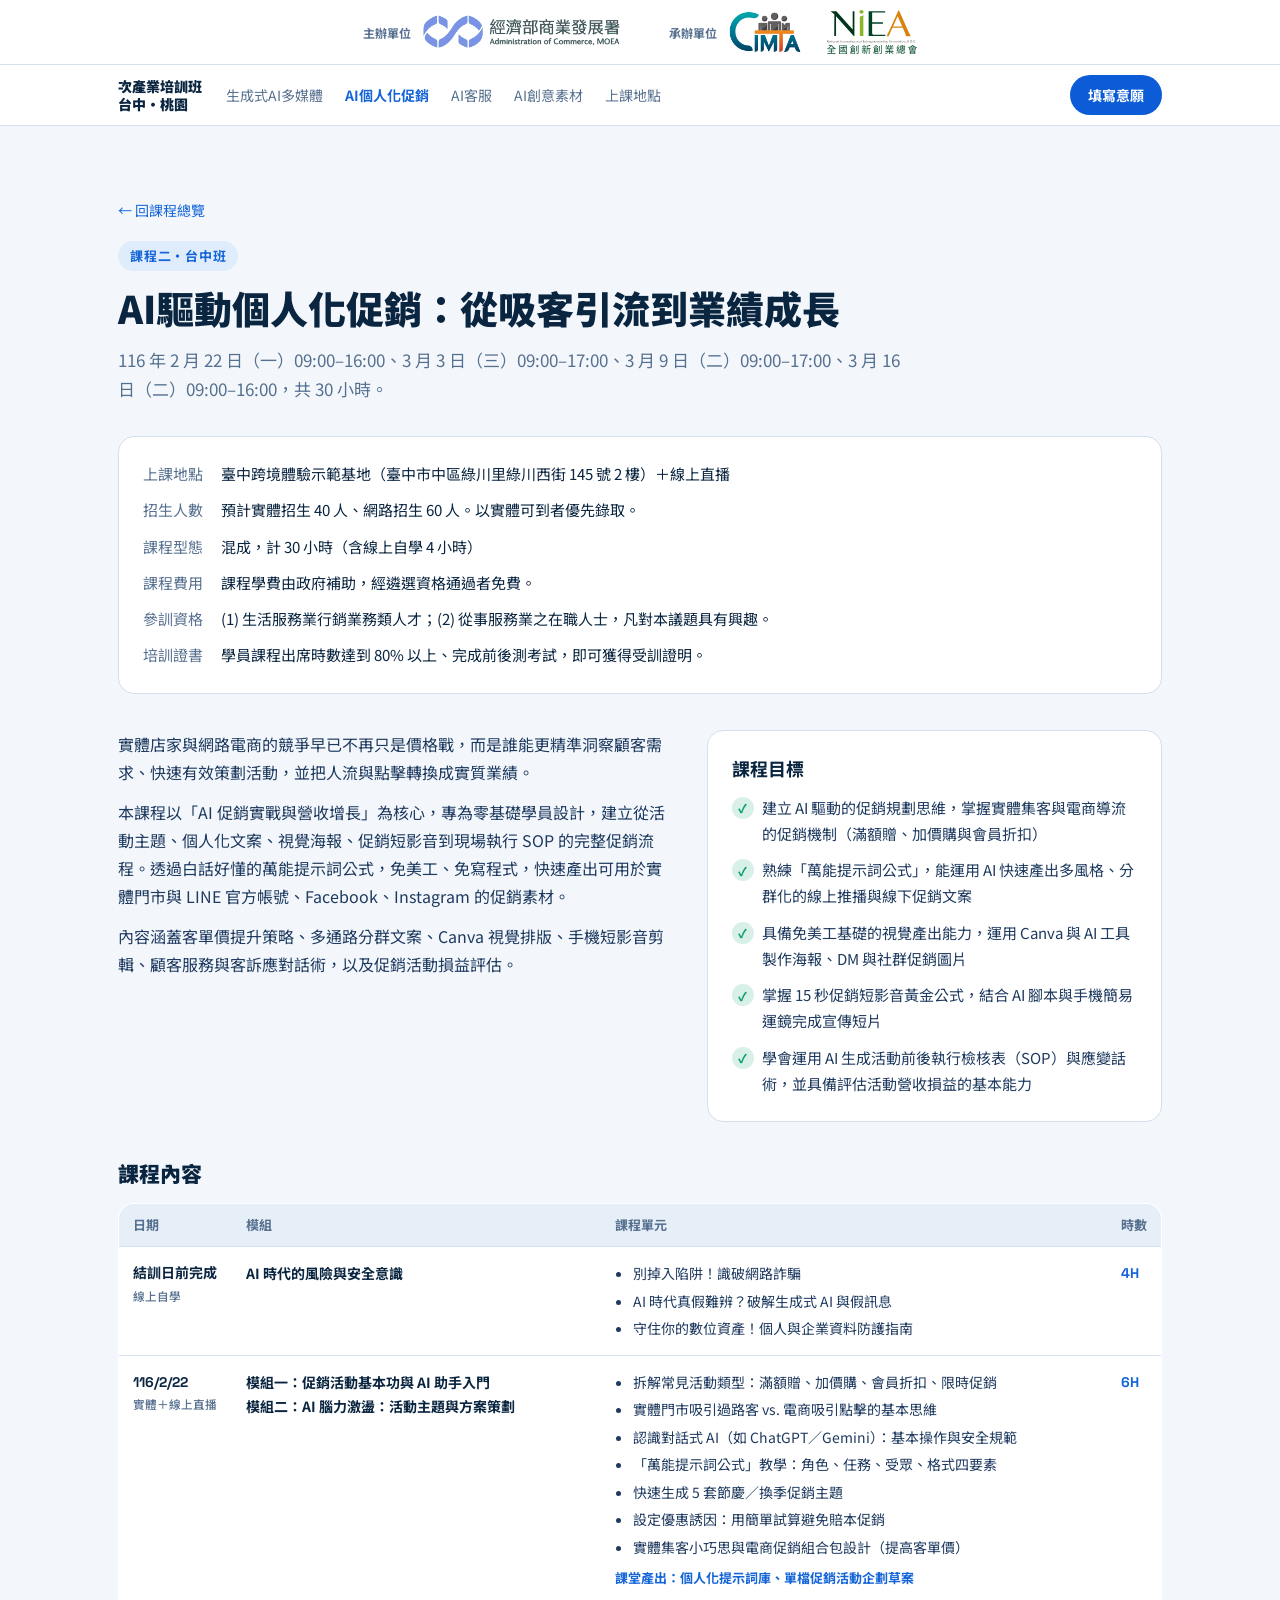
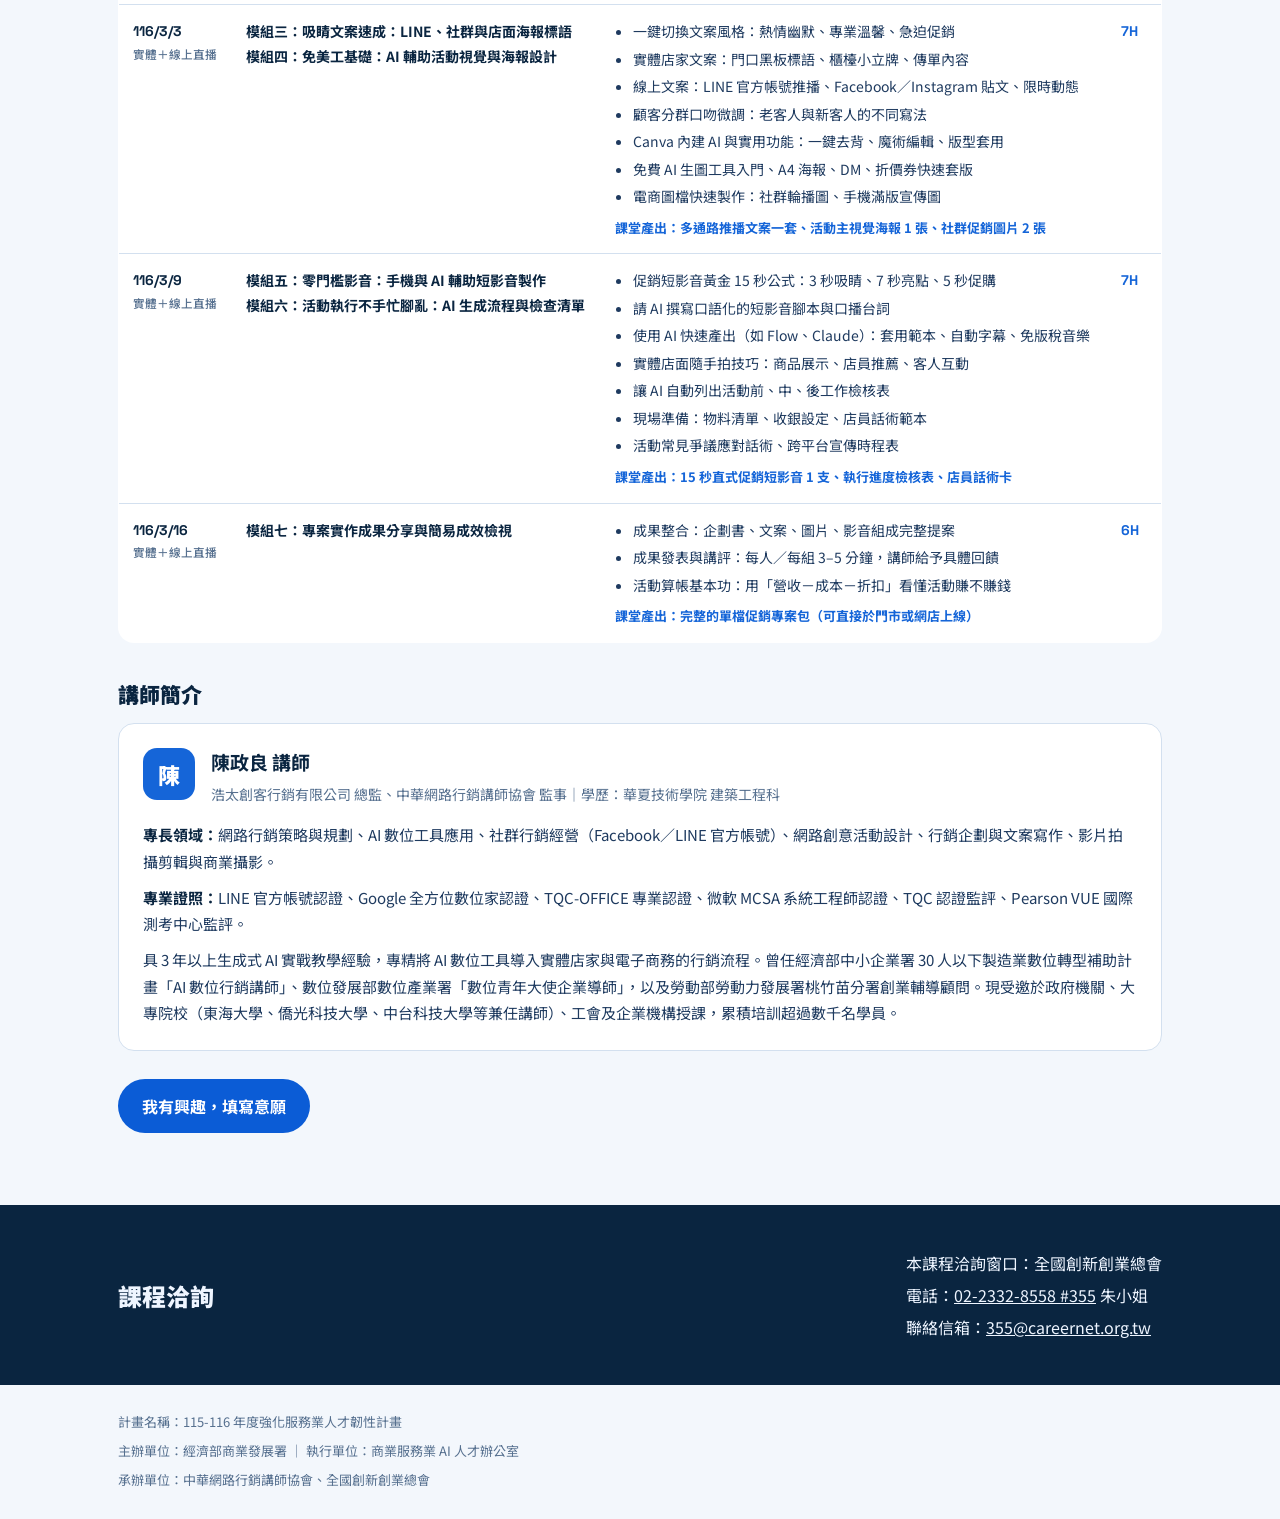
<file: course-promo.html>
<!doctype html>
<html lang="zh-Hant-TW">
<head>
<meta charset="utf-8">
<meta name="viewport" content="width=device-width,initial-scale=1">
<title>AI驅動個人化促銷：從吸客引流到業績成長｜次產業培訓班</title>
<meta name="description" content="AI驅動個人化促銷：從吸客引流到業績成長。30 小時實體＋線上直播課程，目前開放意願調查。">
<link rel="canonical" href="https://netideatw.github.io/ai-course/course-promo.html">
<meta property="og:title" content="AI驅動個人化促銷：從吸客引流到業績成長｜次產業培訓班">
<meta property="og:description" content="AI驅動個人化促銷：從吸客引流到業績成長。30 小時實體＋線上直播課程，目前開放意願調查。">
<meta property="og:type" content="website">
<meta property="og:url" content="https://netideatw.github.io/ai-course/course-promo.html">
<meta property="og:locale" content="zh_TW">
<link rel="preconnect" href="https://fonts.googleapis.com">
<link rel="preconnect" href="https://fonts.gstatic.com" crossorigin>
<link rel="stylesheet" href="https://fonts.googleapis.com/css2?family=Noto+Sans+TC:wght@400;500;700;900&family=Space+Grotesk:wght@500;700&display=swap">
<link rel="stylesheet" href="assets/site.css?v=2">
</head>
<body>

<div class="logobar"><div class="wrap">
  <div class="org"><span>主辦單位</span><img class="lg-moea" src="assets/moea-logo.gif" alt="經濟部商業發展署 Administration of Commerce, MOEA" width="1476" height="266"></div>
  <div class="org"><span>承辦單位</span><div class="lgs"><img class="lg-cimta" src="assets/logo-cimta.png?v=2" alt="中華網路行銷講師協會 CIMTA" width="142" height="82"><img class="lg-niea" src="assets/logo-niea.svg" alt="全國創新創業總會 National Innovation and Entrepreneurship Association" width="140" height="68"></div></div>
</div></div>

<nav class="nav" aria-label="頁面導覽">
  <div class="wrap">
    <a class="brand" href="index.html">次產業培訓班<br>台中・桃園</a>
    <div class="links">
      <a href="course-genai.html">生成式AI多媒體</a>
      <a href="course-promo.html" aria-current="page">AI個人化促銷</a>
      <a href="course-line.html">AI客服</a>
      <a href="course-creative.html">AI創意素材</a>
      <a href="index.html#notes">上課地點</a>
    </div>
    <a class="btn hot" href="index.html?course=promo#apply">填寫意願</a>
  </div>
</nav>

<section class="band" id="course">
  <div class="wrap">
    <p class="crumb"><a href="index.html">← 回課程總覽</a></p>
    <div class="head">
      <span class="kicker">課程二・台中班</span>
      <h1>AI驅動個人化促銷：從吸客引流到業績成長</h1>
      <p class="lede">116 年 2 月 22 日（一）09:00–16:00、3 月 3 日（三）09:00–17:00、3 月 9 日（二）09:00–17:00、3 月 16 日（二）09:00–16:00，共 30 小時。</p>
    </div>
    <div class="card info-card"><dl><dt>上課地點</dt><dd>臺中跨境體驗示範基地（臺中市中區綠川里綠川西街 145 號 2 樓）＋線上直播</dd><dt>招生人數</dt><dd>預計實體招生 40 人、網路招生 60 人。以實體可到者優先錄取。</dd><dt>課程型態</dt><dd>混成，計 30 小時（含線上自學 4 小時）</dd><dt>課程費用</dt><dd>課程學費由政府補助，經遴選資格通過者免費。</dd><dt>參訓資格</dt><dd>(1) 生活服務業行銷業務類人才；(2) 從事服務業之在職人士，凡對本議題具有興趣。</dd><dt>培訓證書</dt><dd>學員課程出席時數達到 80% 以上、完成前後測考試，即可獲得受訓證明。</dd></dl></div>
    <div class="intro">
      <div>
        <p>實體店家與網路電商的競爭早已不再只是價格戰，而是誰能更精準洞察顧客需求、快速有效策劃活動，並把人流與點擊轉換成實質業績。</p>
        <p>本課程以「AI 促銷實戰與營收增長」為核心，專為零基礎學員設計，建立從活動主題、個人化文案、視覺海報、促銷短影音到現場執行 SOP 的完整促銷流程。透過白話好懂的萬能提示詞公式，免美工、免寫程式，快速產出可用於實體門市與 LINE 官方帳號、Facebook、Instagram 的促銷素材。</p>
        <p>內容涵蓋客單價提升策略、多通路分群文案、Canva 視覺排版、手機短影音剪輯、顧客服務與客訴應對話術，以及促銷活動損益評估。</p>
      </div>
      <div class="card">
        <h3>課程目標</h3>
        <ul class="goals">
          <li>建立 AI 驅動的促銷規劃思維，掌握實體集客與電商導流的促銷機制（滿額贈、加價購與會員折扣）</li>
          <li>熟練「萬能提示詞公式」，能運用 AI 快速產出多風格、分群化的線上推播與線下促銷文案</li>
          <li>具備免美工基礎的視覺產出能力，運用 Canva 與 AI 工具製作海報、DM 與社群促銷圖片</li>
          <li>掌握 15 秒促銷短影音黃金公式，結合 AI 腳本與手機簡易運鏡完成宣傳短片</li>
          <li>學會運用 AI 生成活動前後執行檢核表（SOP）與應變話術，並具備評估活動營收損益的基本能力</li>
        </ul>
      </div>
    </div>

    <h3 class="sub-h">課程內容</h3>
    <table class="sched">
      <thead><tr><th>日期</th><th>模組</th><th>課程單元</th><th>時數</th></tr></thead>
      <tbody>
        <tr><td class="d">結訓日前完成<small>線上自學</small></td><td class="m">AI 時代的風險與安全意識</td><td><ul><li>別掉入陷阱！識破網路詐騙</li><li>AI 時代真假難辨？破解生成式 AI 與假訊息</li><li>守住你的數位資產！個人與企業資料防護指南</li></ul></td><td class="h">4H</td></tr>
        <tr><td class="d">116/2/22<small>實體＋線上直播</small></td><td class="m">模組一：促銷活動基本功與 AI 助手入門<br>模組二：AI 腦力激盪：活動主題與方案策劃</td><td><ul><li>拆解常見活動類型：滿額贈、加價購、會員折扣、限時促銷</li><li>實體門市吸引過路客 vs. 電商吸引點擊的基本思維</li><li>認識對話式 AI（如 ChatGPT／Gemini）：基本操作與安全規範</li><li>「萬能提示詞公式」教學：角色、任務、受眾、格式四要素</li><li>快速生成 5 套節慶／換季促銷主題</li><li>設定優惠誘因：用簡單試算避免賠本促銷</li><li>實體集客小巧思與電商促銷組合包設計（提高客單價）</li></ul><span class="out">課堂產出：個人化提示詞庫、單檔促銷活動企劃草案</span></td><td class="h">6H</td></tr>
        <tr><td class="d">116/3/3<small>實體＋線上直播</small></td><td class="m">模組三：吸睛文案速成：LINE、社群與店面海報標語<br>模組四：免美工基礎：AI 輔助活動視覺與海報設計</td><td><ul><li>一鍵切換文案風格：熱情幽默、專業溫馨、急迫促銷</li><li>實體店家文案：門口黑板標語、櫃檯小立牌、傳單內容</li><li>線上文案：LINE 官方帳號推播、Facebook／Instagram 貼文、限時動態</li><li>顧客分群口吻微調：老客人與新客人的不同寫法</li><li>Canva 內建 AI 與實用功能：一鍵去背、魔術編輯、版型套用</li><li>免費 AI 生圖工具入門、A4 海報、DM、折價券快速套版</li><li>電商圖檔快速製作：社群輪播圖、手機滿版宣傳圖</li></ul><span class="out">課堂產出：多通路推播文案一套、活動主視覺海報 1 張、社群促銷圖片 2 張</span></td><td class="h">7H</td></tr>
        <tr><td class="d">116/3/9<small>實體＋線上直播</small></td><td class="m">模組五：零門檻影音：手機與 AI 輔助短影音製作<br>模組六：活動執行不手忙腳亂：AI 生成流程與檢查清單</td><td><ul><li>促銷短影音黃金 15 秒公式：3 秒吸睛、7 秒亮點、5 秒促購</li><li>請 AI 撰寫口語化的短影音腳本與口播台詞</li><li>使用 AI 快速產出（如 Flow、Claude）：套用範本、自動字幕、免版稅音樂</li><li>實體店面隨手拍技巧：商品展示、店員推薦、客人互動</li><li>讓 AI 自動列出活動前、中、後工作檢核表</li><li>現場準備：物料清單、收銀設定、店員話術範本</li><li>活動常見爭議應對話術、跨平台宣傳時程表</li></ul><span class="out">課堂產出：15 秒直式促銷短影音 1 支、執行進度檢核表、店員話術卡</span></td><td class="h">7H</td></tr>
        <tr><td class="d">116/3/16<small>實體＋線上直播</small></td><td class="m">模組七：專案實作成果分享與簡易成效檢視</td><td><ul><li>成果整合：企劃書、文案、圖片、影音組成完整提案</li><li>成果發表與講評：每人／每組 3–5 分鐘，講師給予具體回饋</li><li>活動算帳基本功：用「營收－成本－折扣」看懂活動賺不賺錢</li></ul><span class="out">課堂產出：完整的單檔促銷專案包（可直接於門市或網店上線）</span></td><td class="h">6H</td></tr>
      </tbody>
    </table>

    <h3 class="sub-h">講師簡介</h3>
    <div class="card teacher">
      <span class="av" aria-hidden="true">陳</span>
      <h3>陳政良 講師</h3>
      <p class="role">浩太創客行銷有限公司 總監、中華網路行銷講師協會 監事｜學歷：華夏技術學院 建築工程科</p>
      <div class="bio">
        <p><b>專長領域：</b>網路行銷策略與規劃、AI 數位工具應用、社群行銷經營（Facebook／LINE 官方帳號）、網路創意活動設計、行銷企劃與文案寫作、影片拍攝剪輯與商業攝影。</p>
        <p><b>專業證照：</b>LINE 官方帳號認證、Google 全方位數位家認證、TQC-OFFICE 專業認證、微軟 MCSA 系統工程師認證、TQC 認證監評、Pearson VUE 國際測考中心監評。</p>
        <p>具 3 年以上生成式 AI 實戰教學經驗，專精將 AI 數位工具導入實體店家與電子商務的行銷流程。曾任經濟部中小企業署 30 人以下製造業數位轉型補助計畫「AI 數位行銷講師」、數位發展部數位產業署「數位青年大使企業導師」，以及勞動部勞動力發展署桃竹苗分署創業輔導顧問。現受邀於政府機關、大專院校（東海大學、僑光科技大學、中台科技大學等兼任講師）、工會及企業機構授課，累積培訓超過數千名學員。</p>
      </div>
    </div>
    <p style="margin-top:28px"><a class="btn hot" href="index.html?course=promo#apply" data-pick="AI驅動個人化促銷">我有興趣，填寫意願</a></p>
  </div>
</section>

<section class="band dark" id="contact" style="padding-block:44px">
  <div class="wrap contact">
    <h2 style="font-size:24px">課程洽詢</h2>
    <div class="row">
      <span>本課程洽詢窗口：全國創新創業總會</span>
      <span>電話：<a href="tel:+886223328558,355">02-2332-8558 #355</a> 朱小姐</span>
      <span>聯絡信箱：<a href="mailto:355@careernet.org.tw">355@careernet.org.tw</a></span>
    </div>
  </div>
</section>

<footer>
  <div class="wrap">
    <span>計畫名稱：115-116 年度強化服務業人才韌性計畫</span>
    <span>主辦單位：經濟部商業發展署 ｜ 執行單位：<a href="admin.html" rel="nofollow">商業服務業 AI 人才辦公室</a></span>
    <span>承辦單位：中華網路行銷講師協會、全國創新創業總會</span>
  </div>
</footer>

<div class="mbar"><span><b>經遴選通過者免費</b>・每門 30 小時</span><a class="btn hot" href="index.html?course=promo#apply">填寫意願</a></div>

<script src="assets/site.js?v=8"></script>
<script src="assets/regdb.js?v=8"></script>
</body>
</html>
</file>
<file: assets/site.css>
:root{
  --bg:#F3F7FC; --surface:#FFFFFF; --sunk:#E6EEF8;
  --ink:#0A2540; --fg:#1E3A5F; --muted:#56708F; --line:#D3E0EF;
  --accent:#1565D8; --accent-soft:#DFECFC; --on-accent:#FFFFFF;
  --hot:#0B5CD6; --hot-soft:#E3F0FE;
  --lime:#7CC8FF; --on-lime:#0A2540;
  --band:#0A2540; --band-fg:#EEF5FF; --band-muted:#A5BEDB; --band-line:rgba(255,255,255,.14);
  --ok:#0E9F6E; --no:#D9363E;
  --f-body:"Noto Sans TC","PingFang TC","Microsoft JhengHei",system-ui,sans-serif;
  --f-num:"Space Grotesk","Noto Sans TC",system-ui,sans-serif;
  --r:16px;
  color-scheme:light;
}
@media (prefers-color-scheme: dark){:root:not([data-theme="light"]){
  --bg:#08121F; --surface:#0F1F33; --sunk:#0B1827;
  --ink:#EEF5FF; --fg:#D3E2F3; --muted:#93ACC9; --line:#21374F;
  --accent:#6BB0FF; --accent-soft:#12304F; --on-accent:#08121F;
  --hot:#1F6FE0; --hot-soft:#12304F;
  --band:#050C16; --band-fg:#EEF5FF; --band-muted:#93ACC9;
  --ok:#3DD39B; --no:#FF6B72;
  color-scheme:dark;}}
:root[data-theme="dark"]{
  --bg:#08121F; --surface:#0F1F33; --sunk:#0B1827;
  --ink:#EEF5FF; --fg:#D3E2F3; --muted:#93ACC9; --line:#21374F;
  --accent:#6BB0FF; --accent-soft:#12304F; --on-accent:#08121F;
  --hot:#1F6FE0; --hot-soft:#12304F;
  --band:#050C16; --band-fg:#EEF5FF; --band-muted:#93ACC9;
  --ok:#3DD39B; --no:#FF6B72;
  color-scheme:dark;}

*{box-sizing:border-box}
[hidden]{display:none!important}
html{scroll-behavior:smooth;scroll-padding-top:72px}
@media (prefers-reduced-motion:reduce){html{scroll-behavior:auto}*{animation:none!important;transition:none!important}}
body{margin:0;background:var(--bg);color:var(--fg);font-family:var(--f-body);font-size:16px;line-height:1.75;-webkit-font-smoothing:antialiased;overflow-x:hidden}
a{color:var(--accent)}
img{max-width:100%}
.wrap{max-width:1100px;margin:0 auto;padding-inline:16px}
@media (min-width:700px){.wrap{padding-inline:28px}}
h1,h2,h3{color:var(--ink);margin:0;text-wrap:balance}
p{margin:0}
.num{font-family:var(--f-num);font-variant-numeric:tabular-nums}
.band{padding-block:72px}
.band.alt{background:var(--surface);border-block:1px solid var(--line)}
.band.dark{background:var(--band);color:var(--band-fg)}
.dark h2,.dark h3{color:var(--band-fg)}
h2{font-weight:900;font-size:clamp(25px,3.4vw,36px);line-height:1.3}
h3{font-size:18px;font-weight:700;line-height:1.45}
.kicker{display:inline-flex;font-size:13px;font-weight:700;letter-spacing:.06em;color:var(--accent);background:var(--accent-soft);padding:4px 12px;border-radius:999px}
.dark .kicker{color:var(--on-lime);background:var(--lime)}
.head{display:grid;gap:12px;max-width:800px;margin-bottom:32px;justify-items:start}
.lede{color:var(--muted);font-size:17px}
.dark .lede{color:var(--band-muted)}

.btn{display:inline-flex;align-items:center;justify-content:center;gap:8px;background:var(--accent);color:var(--on-accent);text-decoration:none;font-weight:700;border-radius:999px;padding:13px 24px;font-size:16px;border:0;cursor:pointer;white-space:nowrap;transition:transform .15s;font-family:inherit}
.btn:hover{transform:translateY(-2px)}
.btn.hot{background:var(--hot);color:#fff}
.btn.ghost{background:transparent;color:var(--ink);border:1.5px solid var(--line)}
.dark .btn.ghost{color:var(--band-fg);border-color:var(--band-line)}
.btn[aria-disabled="true"]{background:var(--sunk);color:var(--muted);pointer-events:none}
:focus-visible{outline:3px solid var(--hot);outline-offset:2px}

.logobar{background:#fff;border-bottom:1px solid var(--line)}
.logobar .wrap{display:flex;flex-wrap:wrap;justify-content:center;align-items:center;gap:10px clamp(20px,4vw,48px);padding-block:10px}
.logobar .org{display:flex;align-items:center;gap:10px;min-width:0}
.logobar .org>span{font-size:12px;font-weight:700;color:#56708F;white-space:nowrap}
.logobar .lgs{display:flex;align-items:center;gap:clamp(12px,2vw,24px);min-width:0}
.logobar img{display:block;height:auto;min-width:0}
.logobar .lg-moea{width:clamp(150px,18vw,200px)}
.logobar .lg-cimta{height:clamp(34px,4vw,44px);width:auto}
.logobar .lg-niea{height:clamp(34px,4vw,44px);width:auto}
.nav{position:sticky;top:0;z-index:50;background:var(--surface);border-bottom:1px solid var(--line)}
.nav .wrap{display:flex;align-items:center;gap:14px;height:60px}
.brand{font-weight:900;color:var(--ink);text-decoration:none;font-size:14px;line-height:1.3;white-space:nowrap}
.links{display:flex;gap:2px;overflow-x:auto;scrollbar-width:none;flex:1;min-width:0}
.links::-webkit-scrollbar{display:none}
.links a{color:var(--muted);text-decoration:none;font-size:14px;padding:6px 10px;border-radius:8px;white-space:nowrap}
.links a:hover{color:var(--ink);background:var(--sunk)}
.nav .btn{padding:8px 18px;font-size:14px}
@media (max-width:760px){.nav .btn{display:none}}

.hero{padding-block:56px 64px}
.hero .plan{font-size:14px;font-weight:700;color:var(--accent);margin-bottom:12px}
.hero h1{font-weight:900;font-size:clamp(30px,4.6vw,52px);line-height:1.2}
.hero .sub{font-size:clamp(16px,2vw,19px);color:var(--muted);margin-top:18px;max-width:38em}
.facts{display:grid;grid-template-columns:repeat(4,1fr);gap:12px;margin-top:32px}
.fact{background:var(--surface);border:1px solid var(--line);border-radius:14px;padding:16px 18px;display:grid;gap:2px;align-content:start}
.fact b{font-size:17px;color:var(--ink);line-height:1.4}
.fact span{font-size:13px;color:var(--muted)}
.picks{display:grid;grid-template-columns:1fr 1fr;gap:18px;margin-top:32px}
.pick-card{background:var(--surface);border:1px solid var(--line);border-top:5px solid var(--accent);border-radius:var(--r);padding:24px;display:grid;gap:12px;align-content:start}
.pick-card.c2{border-top-color:#0E7FA8}
.pick-card .tag{font-size:12px;font-weight:700;color:var(--accent)}
.pick-card.c2 .tag{color:#0E7FA8}
.pick-card h2{font-size:22px}
.pick-card dl{margin:0;display:grid;grid-template-columns:auto 1fr;gap:6px 14px;font-size:14px}
.pick-card dt{color:var(--muted)}
.pick-card dd{margin:0;color:var(--ink)}
.pick-card .acts{display:flex;flex-wrap:wrap;gap:10px;margin-top:4px}
.pick-card .btn{padding:10px 20px;font-size:15px}
.pick-card .full{font-size:13px;font-weight:700;color:var(--no)}
/* 已開放正式報名的課程 */
.open-badge{display:inline-flex;align-items:center;gap:6px;justify-self:start;width:max-content;font-size:13px;font-weight:700;color:var(--ok);background:color-mix(in srgb,var(--ok) 14%,transparent);padding:4px 12px;border-radius:999px}
.open-badge::before{content:"";width:8px;height:8px;border-radius:50%;background:currentColor}
.head .open-badge{margin-left:8px}
.pick label .st.open{color:var(--ok);font-weight:700}
.reg-go{display:grid;gap:10px;justify-items:center;background:color-mix(in srgb,var(--ok) 10%,transparent);border:1px solid color-mix(in srgb,var(--ok) 35%,transparent);border-radius:12px;padding:16px;margin-top:4px;text-align:center}
.reg-go p{color:var(--fg);margin:0}
.dup .reg-go{margin-top:12px}

.goals{list-style:none;margin:0;padding:0;display:grid;gap:10px}
.goals li{position:relative;padding-left:30px;font-size:15px}
.goals li::before{content:"✓";position:absolute;left:0;top:2px;width:22px;height:22px;border-radius:50%;display:grid;place-items:center;font-size:12px;font-weight:900;background:color-mix(in srgb,var(--ok) 16%,transparent);color:var(--ok)}
.intro{display:grid;grid-template-columns:1.1fr .9fr;gap:32px;margin-bottom:36px}
.intro p+p{margin-top:12px}
.intro .card h3{margin-bottom:14px}
.card{background:var(--surface);border:1px solid var(--line);border-radius:var(--r);padding:24px}
.band.alt .card{background:var(--bg)}
.sub-h{font-size:21px;font-weight:900;margin:0 0 14px}

.sched{width:100%;border-collapse:collapse;background:var(--surface);border:1px solid var(--line);border-radius:var(--r);overflow:hidden;font-size:14px;margin-bottom:36px}
.band.alt .sched{background:var(--bg)}
.sched th{text-align:left;font-size:13px;color:var(--muted);background:var(--sunk);padding:10px 14px;white-space:nowrap}
.sched td{padding:14px;border-top:1px solid var(--line);vertical-align:top}
.sched .d{font-family:var(--f-num);font-weight:700;color:var(--ink);white-space:nowrap}
.sched .d small{display:block;font-family:var(--f-body);font-weight:500;color:var(--muted)}
.sched .h{font-family:var(--f-num);font-weight:700;color:var(--accent);white-space:nowrap}
.sched .m{font-weight:700;color:var(--ink);min-width:150px}
.sched ul{margin:0;padding-left:18px;display:grid;gap:3px}
.sched .out{display:block;margin-top:8px;font-size:13px;font-weight:700;color:var(--accent)}
@media (max-width:760px){
  .sched,.sched tbody,.sched tr,.sched td{display:block;width:100%}
  .sched thead{display:none}
  .sched{border:0;background:none!important}
  .sched tr{background:var(--surface);border:1px solid var(--line);border-radius:14px;margin-bottom:10px;padding:14px}
  .band.alt .sched tr{background:var(--bg)}
  .sched td{border:0;padding:3px 0}
  .sched .m{min-width:0}
}

.teacher{display:grid;grid-template-columns:auto 1fr;gap:6px 16px}
.teacher .av{grid-row:span 2;width:52px;height:52px;border-radius:14px;display:grid;place-items:center;font-weight:900;font-size:22px;background:var(--accent);color:var(--on-accent)}
.teacher h3{font-size:19px}
.teacher .role{font-size:14px;color:var(--muted)}
.teacher .bio{grid-column:1/-1;display:grid;gap:10px;font-size:15px;margin-top:10px}
.teacher .bio b{color:var(--ink)}

.info{display:grid;grid-template-columns:1fr 1fr;gap:18px}
.info .wide{grid-column:1/-1}
.dot{list-style:none;margin:0;padding:0;display:grid;gap:10px}
.dot li{position:relative;padding-left:18px;font-size:15px}
.dot li::before{content:"";position:absolute;left:2px;top:.72em;width:7px;height:7px;border-radius:50%;background:var(--accent)}
.info h3{margin-bottom:12px;font-size:19px;font-weight:900}

/* 報名表 */
.apply{display:grid;grid-template-columns:.8fr 1.2fr;gap:40px;align-items:start}
.apply .head{margin-bottom:0}
@media (min-width:1001px){.apply .head{position:sticky;top:86px}}
.reg fieldset{border:0;margin:0 0 22px;padding:0;min-width:0}
.reg legend{padding:0;margin-bottom:12px;font-size:16px;font-weight:900;color:var(--ink)}
.reg i{color:var(--hot);font-style:normal}
.pick{display:grid;gap:10px}
.pick.two{grid-template-columns:1fr 1fr}
.pick label{position:relative;cursor:pointer;display:block}
.pick input{position:absolute;opacity:0;inset:0;margin:0;cursor:pointer}
.pick span{display:block;border:1.5px solid var(--line);background:var(--bg);border-radius:12px;padding:13px 16px;font-size:14px;line-height:1.55;transition:border-color .15s}
.pick span b{display:block;font-size:15px;color:var(--ink)}
.pick span small{display:block;font-size:13px;color:var(--muted)}
.pick span:hover{border-color:var(--accent)}
.pick input:checked+span{border-color:var(--accent);background:var(--accent-soft);box-shadow:0 0 0 1px var(--accent)}
.pick input:focus-visible+span{outline:3px solid var(--hot);outline-offset:2px}
.pick label.closed,.pick label.closed input{cursor:not-allowed}
.pick label.closed span{background:var(--sunk);border-style:dashed;opacity:.7}
.pick label.closed span:hover{border-color:var(--line)}
.pick label.closed small{color:var(--no)}
.fld{display:grid;gap:6px;align-content:start;margin-bottom:16px}
.fld label{font-size:14px;font-weight:700;color:var(--ink)}
.fld input:not([type=checkbox]){font:inherit;font-size:16px;width:100%;padding:11px 14px;border:1.5px solid var(--line);border-radius:10px;background:var(--bg);color:var(--fg);min-height:48px}
.fld input:focus{outline:none;border-color:var(--accent);box-shadow:0 0 0 3px var(--accent-soft)}
.fld [aria-invalid="true"]{border-color:var(--no)!important}
.reg small[data-err]{color:var(--no);font-size:13px;display:block}
.reg small[data-err]:empty{display:none}
.pdpa{background:var(--sunk);border-radius:12px;padding:14px 16px;display:grid;gap:8px;margin-top:4px}
.pdpa p{font-size:13px;color:var(--muted);line-height:1.7}
.pdpa label{display:flex;gap:10px;align-items:flex-start;font-size:14px;color:var(--ink);line-height:1.6;cursor:pointer}
.pdpa input{width:20px;height:20px;margin-top:2px;flex:none;accent-color:var(--accent)}
.reg .btn{margin-top:18px;width:100%}
.reg .btn:disabled{opacity:.6;cursor:wait;transform:none}
.dup{background:color-mix(in srgb,var(--no) 10%,var(--surface));border:1.5px solid var(--no);border-radius:12px;padding:14px 16px;margin-top:16px;display:grid;gap:6px;font-size:14px;line-height:1.75}
.dup b{color:var(--no);font-size:16px}
.done{display:grid;gap:12px;justify-items:center;text-align:center;padding:24px 4px}
.done .ok-ic{width:56px;height:56px;border-radius:50%;display:grid;place-items:center;font-size:28px;font-weight:900;background:color-mix(in srgb,var(--ok) 16%,transparent);color:var(--ok)}
.done h3{font-size:22px}
.done p{color:var(--muted);max-width:30em}
.done .mail-tip{font-size:14px;text-align:left;background:var(--hot-soft);color:var(--fg);border-radius:12px;padding:12px 16px}
.done .mail-tip b{display:block;color:var(--ink)}

.contact{display:flex;flex-wrap:wrap;gap:12px 40px;align-items:center;justify-content:space-between}
.contact .row{display:grid;gap:4px;font-size:16px}
.contact a{color:var(--band-fg)}
footer{padding-block:26px 96px;font-size:13px;color:var(--muted)}
footer .wrap{display:grid;gap:6px}
footer a{color:inherit;text-decoration:none}
@media (min-width:761px){footer{padding-bottom:28px}}
.mbar{position:fixed;left:0;right:0;bottom:0;z-index:60;padding:10px 16px calc(10px + env(safe-area-inset-bottom,0px));background:var(--surface);border-top:1px solid var(--line);display:none;gap:10px;align-items:center}
.mbar span{font-size:13px;color:var(--muted);flex:1;line-height:1.4}
.mbar span b{color:var(--ink)}
.mbar .btn{padding:10px 20px;font-size:15px}
@media (max-width:760px){.mbar{display:flex}}

@media (max-width:1000px){
  .apply,.intro{grid-template-columns:1fr;gap:24px}
  .facts{grid-template-columns:1fr 1fr}
}
@media (max-width:760px){
  .band{padding-block:56px}
  .picks,.info{grid-template-columns:1fr}
  .card,.pick-card{padding:20px}
}

/* 課程頁 */
.head h1{font-weight:900;font-size:clamp(25px,3.6vw,38px);line-height:1.3}
.crumb{font-size:14px;margin-bottom:18px}
.crumb a{text-decoration:none}
.info-card{margin-bottom:36px}
.info-card dl{margin:0;display:grid;grid-template-columns:auto 1fr;gap:10px 18px;font-size:15px}
.info-card dt{color:var(--muted);white-space:nowrap}
.info-card dd{margin:0;color:var(--ink)}
.teachers{display:grid;gap:16px;margin-bottom:8px}
.bio ul{margin:0;padding-left:20px;display:grid;gap:4px}
.prep-note{margin:0 0 36px;background:var(--sunk);border-radius:12px;padding:14px 16px;font-size:14px;display:grid;gap:8px}
.prep-note b{color:var(--ink)}
.links a[aria-current="page"]{color:var(--accent);font-weight:700}
.pick-card .where{font-size:13px;color:var(--muted)}
@media (max-width:760px){.info-card dl{grid-template-columns:1fr;gap:2px}.info-card dd{margin-bottom:10px}}
</file>
